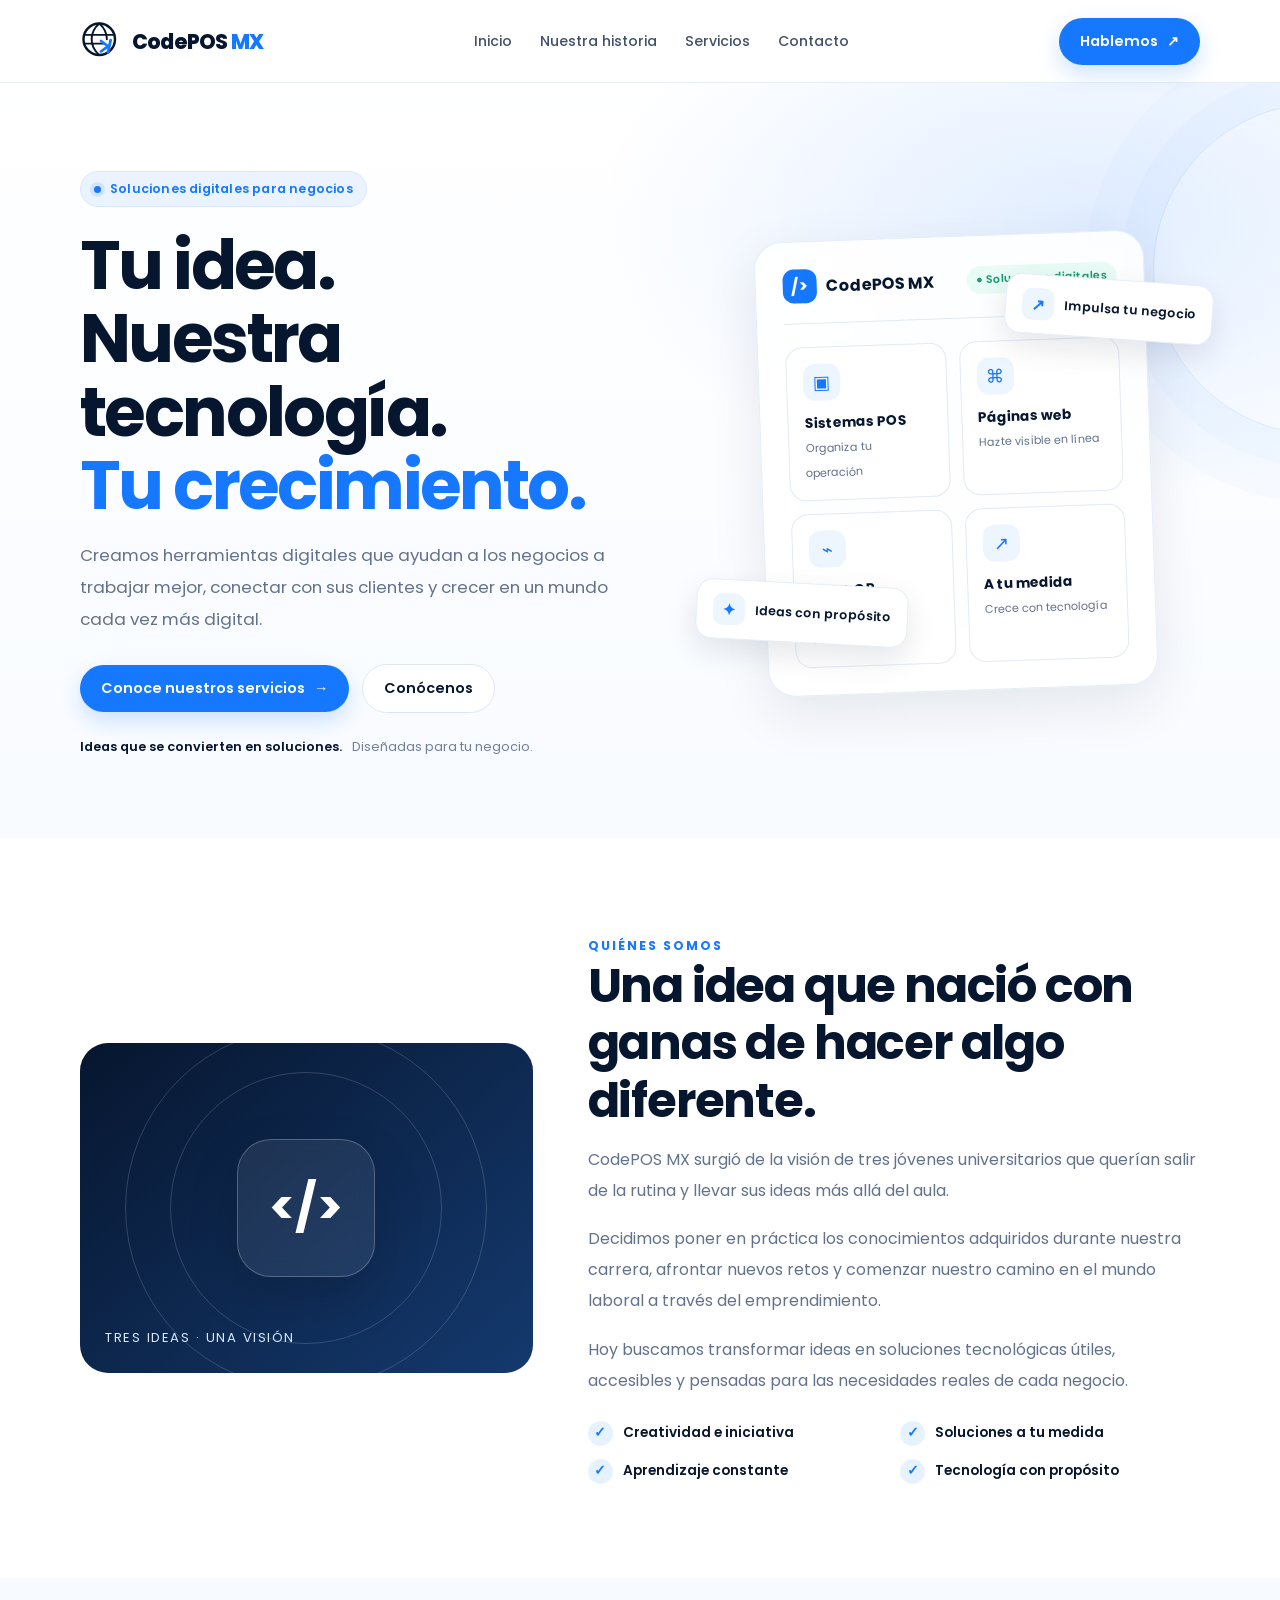
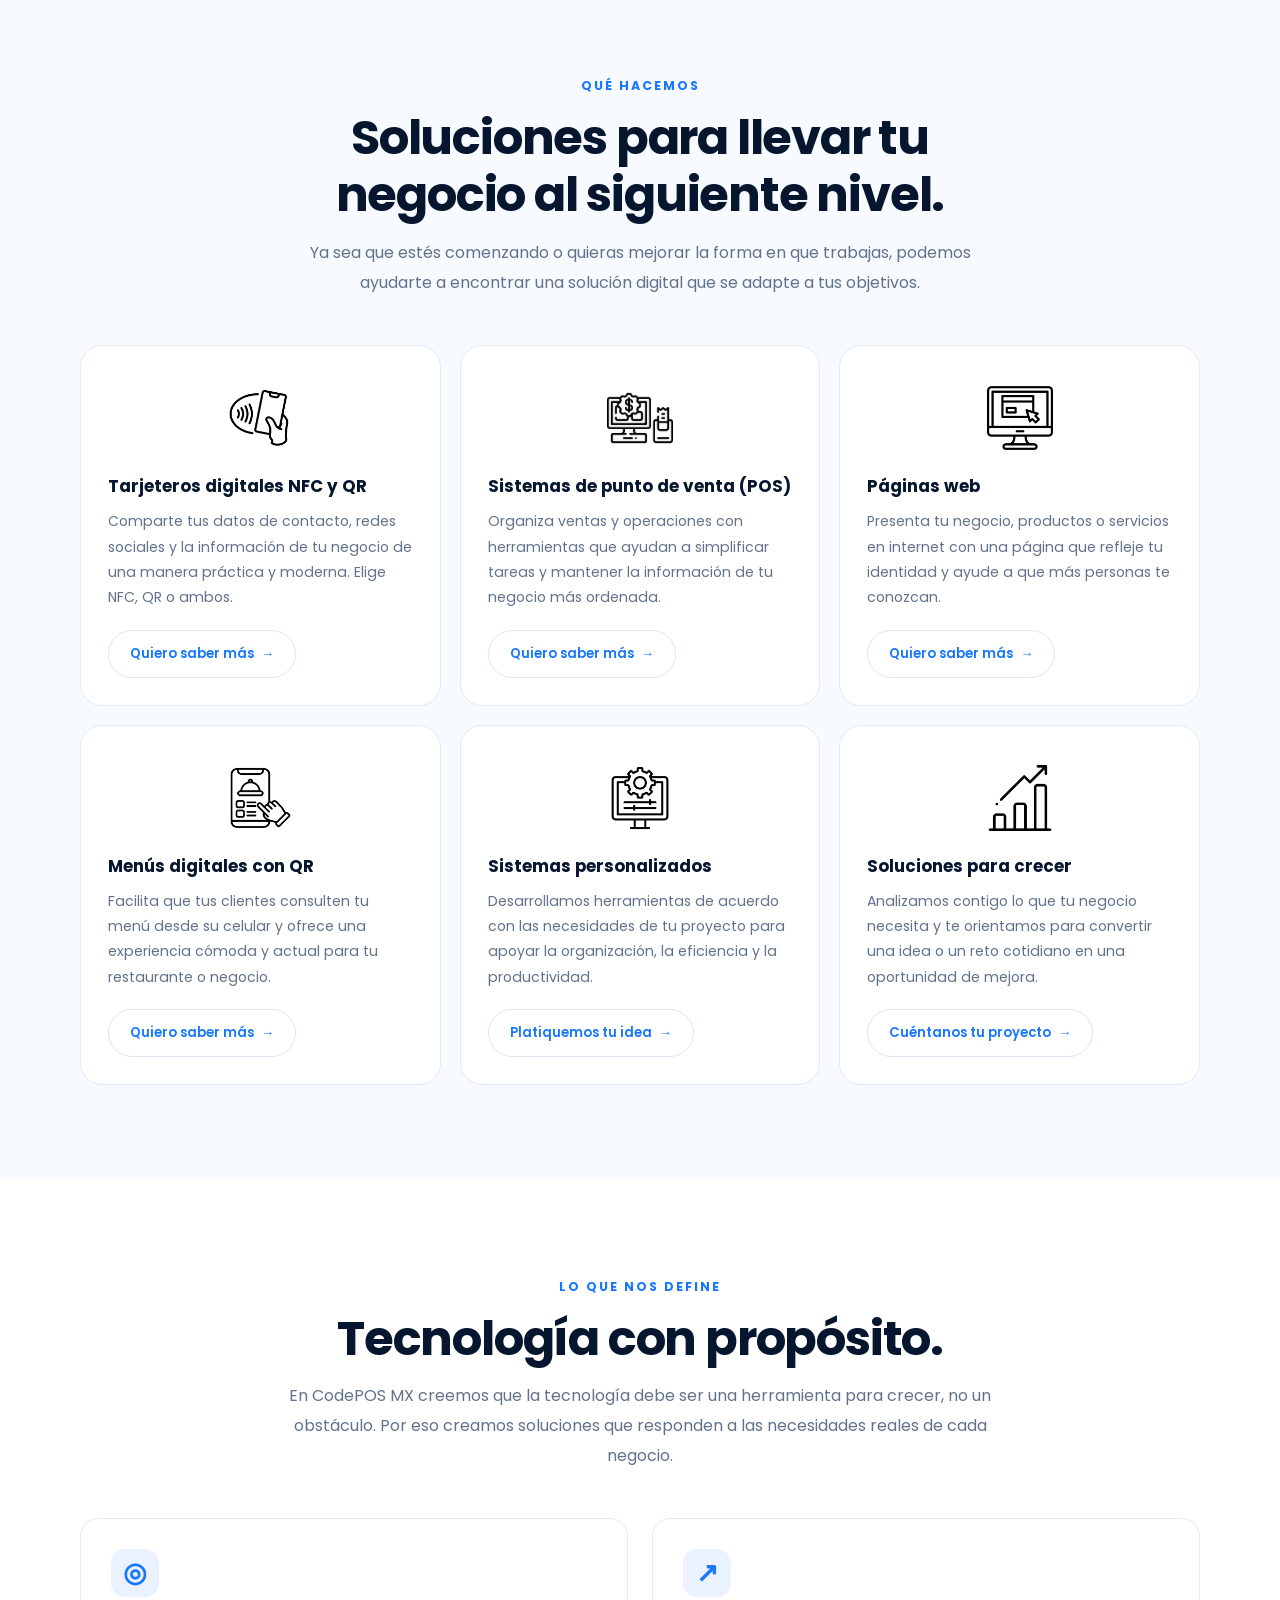
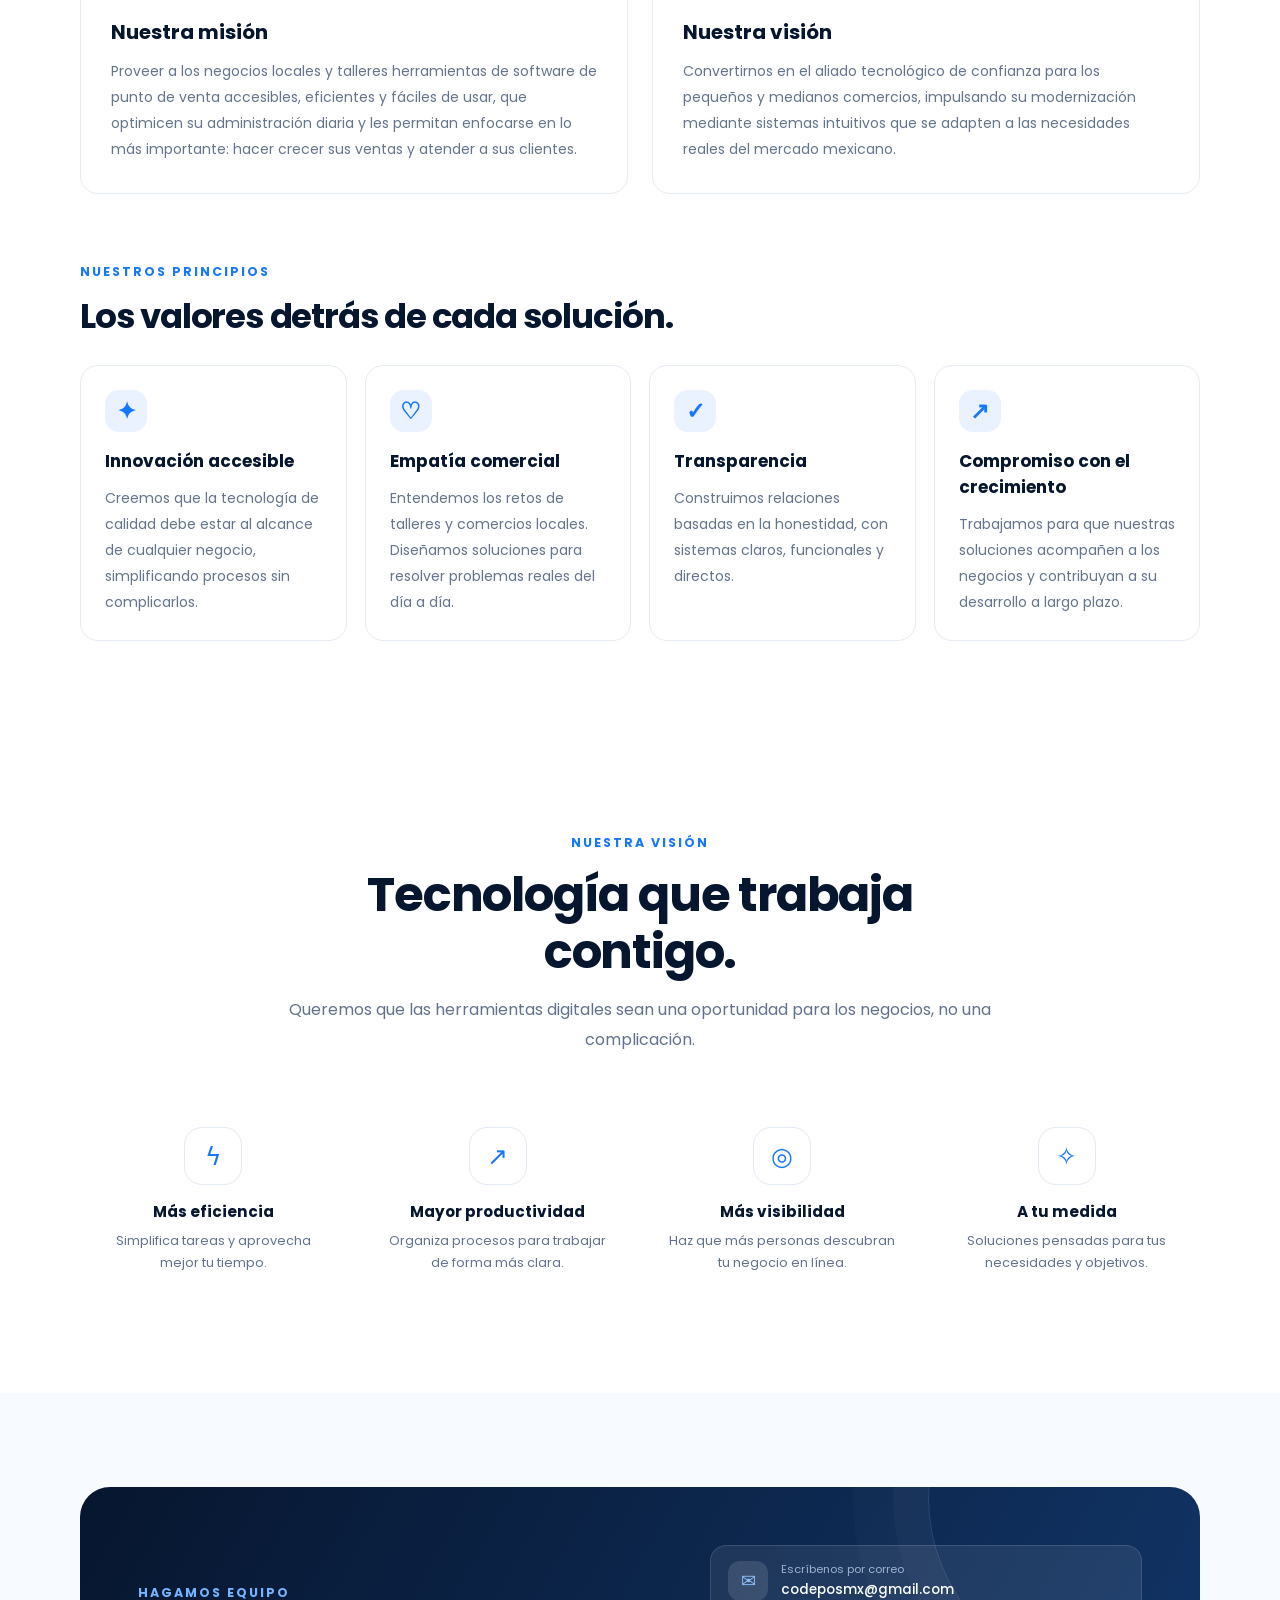
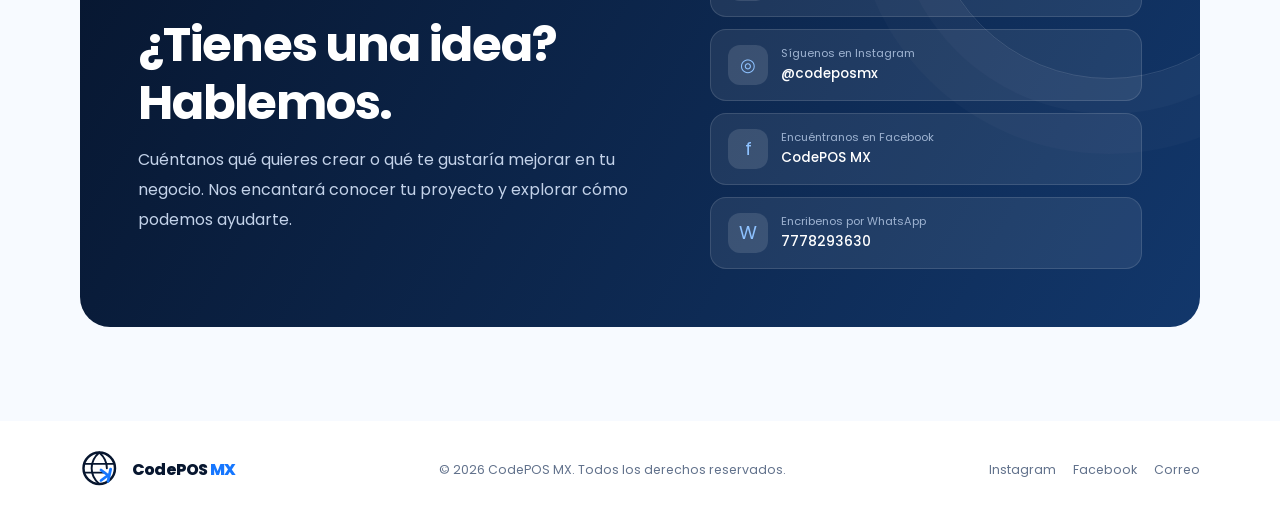
<file: index.html>
<!DOCTYPE html>
<html lang="es">
<head>
  <meta charset="UTF-8">
  <meta name="viewport" content="width=device-width, initial-scale=1.0">
  <meta name="theme-color" content="#07162f">
  <meta name="description" content="CodePOS MX crea páginas web, sistemas POS, tarjeteros NFC y QR, menús digitales y soluciones tecnológicas personalizadas para negocios.">
  <title>CodePOS MX | Tecnología que impulsa tu negocio</title>
  <link rel="preconnect" href="https://fonts.googleapis.com">
  <link rel="preconnect" href="https://fonts.gstatic.com" crossorigin>
  <link href="https://fonts.googleapis.com/css2?family=Poppins:wght@300;400;500;600;700;800&display=swap" rel="stylesheet">
  <link rel="stylesheet" href="styles.css">
</head>
<body>
  <div class="nav-wrap">
    <div class="container">

      <nav aria-label="Navegación principal">
        <a class="brand" href="#inicio" aria-label="CodePOS MX, inicio">

          <svg class="brand-mark" viewBox="0 0 48 48" fill="none" aria-hidden="true">
            <circle cx="22" cy="22" r="18" stroke="#07162f" stroke-width="2.8"/>
            <path d="M4.8 17h34.4M4.8 27h23.7M22 4c-5.8 5-8.7 11-8.7 18s2.9 13 8.7 18M22 4c5.8 5 8.7 11 8.7 18" stroke="#07162f" stroke-width="2.2" stroke-linecap="round"/>
            <path d="m24 24 8 6-8 6M35 23l-3 14" stroke="#1677ff" stroke-width="3.2" stroke-linecap="round" stroke-linejoin="round"/>
          </svg>

          <span>CodePOS <span class="mx">MX</span></span>

        </a>
        <div class="nav-links" id="navLinks">
          <a href="#inicio">Inicio</a>
          <a href="#historia">Nuestra historia</a>
          <a href="#servicios">Servicios</a>
          <a href="#contacto">Contacto</a>
        </div>
        <a class="nav-cta" href="#contacto">Hablemos <span aria-hidden="true">↗</span></a>
        <button class="menu-toggle" id="menuToggle" aria-label="Abrir menú" aria-expanded="false">☰</button>
      </nav>
    </div>
  </div>

  <main>
    <section class="hero" id="inicio">
      <div class="container hero-grid">
        <div class="reveal">
          <div class="eyebrow"><span></span> Soluciones digitales para negocios</div>
          <h1>Tu idea.<br>Nuestra tecnología.<br><em>Tu crecimiento.</em></h1>
          <p class="hero-copy">Creamos herramientas digitales que ayudan a los negocios a trabajar mejor, conectar con sus clientes y crecer en un mundo cada vez más digital.</p>
          <div class="hero-actions">
            <a class="btn btn-primary" href="#servicios">Conoce nuestros servicios <span aria-hidden="true">→</span></a>
            <a class="btn btn-secondary" href="#historia">Conócenos</a>
          </div>
          <div class="hero-note"><strong>Ideas que se convierten en soluciones.</strong> <span>Diseñadas para tu negocio.</span></div>
        </div>

        <div class="hero-art" aria-label="Ilustración decorativa de soluciones digitales">
          <div class="orb"></div>
          <div class="art-card">
            <div class="art-top">
              <div class="mini-brand"><span class="mini-icon">/&gt;</span> CodePOS MX</div>
              <span class="status">● Soluciones digitales</span>
            </div>
            <div class="dashboard">
              <div class="dash-tile"><div class="tile-icon">▣</div><strong>Sistemas POS</strong><small>Organiza tu operación</small></div>
              <div class="dash-tile"><div class="tile-icon">⌘</div><strong>Páginas web</strong><small>Hazte visible en línea</small></div>
              <div class="dash-tile"><div class="tile-icon">⌁</div><strong>NFC + QR</strong><small>Conecta con tus clientes</small></div>
              <div class="dash-tile"><div class="tile-icon">↗</div><strong>A tu medida</strong><small>Crece con tecnología</small></div>
            </div>
          </div>
          <div class="floating-tag tag-one"><span class="tag-icon">✦</span><span>Ideas con propósito</span></div>
          <div class="floating-tag tag-two"><span class="tag-icon">↗</span><span>Impulsa tu negocio</span></div>
        </div>
      </div>
      
    </section>

    <section class="section" id="historia">
      <div class="container story-grid">
        <div class="story-visual">
          <div class="story-symbol">&lt;/&gt;</div>
          <div class="story-label">Tres ideas · Una visión</div>
        </div>
        <div class="story-copy">
          <span class="section-kicker">Quiénes somos</span>
          <h2>Una idea que nació con ganas de hacer algo diferente.</h2>
          <p>CodePOS MX surgió de la visión de tres jóvenes universitarios que querían salir de la rutina y llevar sus ideas más allá del aula.</p>
          <p>Decidimos poner en práctica los conocimientos adquiridos durante nuestra carrera, afrontar nuevos retos y comenzar nuestro camino en el mundo laboral a través del emprendimiento.</p>
          <p>Hoy buscamos transformar ideas en soluciones tecnológicas útiles, accesibles y pensadas para las necesidades reales de cada negocio.</p>
          <div class="story-points">
            <div class="story-point"><span class="check">✓</span> Creatividad e iniciativa</div>
            <div class="story-point"><span class="check">✓</span> Soluciones a tu medida</div>
            <div class="story-point"><span class="check">✓</span> Aprendizaje constante</div>
            <div class="story-point"><span class="check">✓</span> Tecnología con propósito</div>
          </div>
        </div>
      </div>
    </section>

    <section class="section section-soft" id="servicios">

      <div class="container">

        <div class="section-heading">
          <span class="section-kicker">Qué hacemos</span>
          <h2>Soluciones para llevar tu negocio al siguiente nivel.</h2>
          <p>Ya sea que estés comenzando o quieras mejorar la forma en que trabajas, podemos ayudarte a encontrar una solución digital que se adapte a tus objetivos.</p>
        </div>
        <div class="services-grid">

          <article class="service-card">
            <div class="service-icon service-image">
              <img src="public/favicon_nfc.jpg" alt="" width="100rem">
            </div>
            <h3>Tarjeteros digitales NFC y QR</h3>
            <p>Comparte tus datos de contacto, redes sociales y la información de tu negocio de una manera práctica y moderna. Elige NFC, QR o ambos.</p>
            <a class="service-link btn btn-secondary" href="nfc.html">Quiero saber más <span>→</span></a>
          </article>

          <article class="service-card">
            <div class="service-icon service-image">
              <img src="public/POS.jpg" alt="" width="100rem">
            </div>
            <h3>Sistemas de punto de venta (POS)</h3>
            <p>Organiza ventas y operaciones con herramientas que ayudan a simplificar tareas y mantener la información de tu negocio más ordenada.</p>
            <a class="service-link btn btn-secondary" href="#contacto">Quiero saber más <span>→</span></a>
          </article>

          <article class="service-card">
            <div class="service-icon service-image">
              <img src="public/sitio-web.png" alt="">
            </div>
            <h3>Páginas web</h3>
            <p>Presenta tu negocio, productos o servicios en internet con una página que refleje tu identidad y ayude a que más personas te conozcan.</p>
            <a class="service-link btn btn-secondary" href="#contacto">Quiero saber más <span>→</span></a>
          </article>

          <article class="service-card">
            <div class="service-icon service-image">
              <img src="public/menu_digital.png" alt="">
            </div>
            <h3>Menús digitales con QR</h3>
            <p>Facilita que tus clientes consulten tu menú desde su celular y ofrece una experiencia cómoda y actual para tu restaurante o negocio.</p>
            <a class="service-link btn btn-secondary" href="#contacto">Quiero saber más <span>→</span></a>
          </article>

          <article class="service-card">
            <div class="service-icon service-image">
              <img src="public/sis_per.png" alt="">
            </div>
            <h3>Sistemas personalizados</h3>
            <p>Desarrollamos herramientas de acuerdo con las necesidades de tu proyecto para apoyar la organización, la eficiencia y la productividad.</p>
            <a class="service-link btn btn-secondary" href="#contacto">Platiquemos tu idea <span>→</span></a>
          </article>

          <article class="service-card">
            <div class="service-icon service-image">
              <img src="public/grafico-barras.png" alt="">
            </div>
            <h3>Soluciones para crecer</h3>
            <p>Analizamos contigo lo que tu negocio necesita y te orientamos para convertir una idea o un reto cotidiano en una oportunidad de mejora.</p>
            <a class="service-link btn btn-secondary" href="#contacto">Cuéntanos tu proyecto <span>→</span></a>
          </article>

        </div>

      </div>

    </section>


    <!-- MISIÓN, VISIÓN Y VALORES -->
    <section class="section" id="nosotros">
      <div class="container">

        <div class="section-heading">
          <span class="section-kicker">Lo que nos define</span>
          <h2>Tecnología con propósito.</h2>
          <p>
            En CodePOS MX creemos que la tecnología debe ser una
            herramienta para crecer, no un obstáculo. Por eso creamos
            soluciones que responden a las necesidades reales de cada negocio.
          </p>
        </div>

        <!-- Misión y visión -->
        <div class="identity-grid">

          <article class="identity-card">
            <div class="identity-icon">◎</div>
            <h3>Nuestra misión</h3>
            <p>
              Proveer a los negocios locales y talleres herramientas de
              software de punto de venta accesibles, eficientes y fáciles
              de usar, que optimicen su administración diaria y les permitan
              enfocarse en lo más importante: hacer crecer sus ventas y
              atender a sus clientes.
            </p>
          </article>

          <article class="identity-card">
            <div class="identity-icon">↗</div>
            <h3>Nuestra visión</h3>
            <p>
              Convertirnos en el aliado tecnológico de confianza para los
              pequeños y medianos comercios, impulsando su modernización
              mediante sistemas intuitivos que se adapten a las necesidades
              reales del mercado mexicano.
            </p>
          </article>

        </div>

        <!-- Valores -->
        <div class="values-heading">
          <span class="section-kicker">Nuestros principios</span>
          <h2>Los valores detrás de cada solución.</h2>
        </div>

        <div class="values-grid">

          <article class="value-card">
            <div class="value-icon">✦</div>
            <h3>Innovación accesible</h3>
            <p>
              Creemos que la tecnología de calidad debe estar al alcance
              de cualquier negocio, simplificando procesos sin complicarlos.
            </p>
          </article>

          <article class="value-card">
            <div class="value-icon">♡</div>
            <h3>Empatía comercial</h3>
            <p>
              Entendemos los retos de talleres y comercios locales.
              Diseñamos soluciones para resolver problemas reales del día a día.
            </p>
          </article>

          <article class="value-card">
            <div class="value-icon">✓</div>
            <h3>Transparencia</h3>
            <p>
              Construimos relaciones basadas en la honestidad, con sistemas
              claros, funcionales y directos.
            </p>
          </article>

          <article class="value-card">
            <div class="value-icon">↗</div>
            <h3>Compromiso con el crecimiento</h3>
            <p>
              Trabajamos para que nuestras soluciones acompañen a los
              negocios y contribuyan a su desarrollo a largo plazo.
            </p>
          </article>

        </div>

      </div>
    </section>
    <!-- FIN DE MISIÓN, VISIÓN Y VALORES -->


    <section class="section">
      <div class="container">
        <div class="section-heading">
          <span class="section-kicker">Nuestra visión</span>
          <h2>Tecnología que trabaja contigo.</h2>
          <p>Queremos que las herramientas digitales sean una oportunidad para los negocios, no una complicación.</p>
        </div>
        <div class="benefits">
          <div class="benefit"><div class="benefit-icon">ϟ</div><h3>Más eficiencia</h3><p>Simplifica tareas y aprovecha mejor tu tiempo.</p></div>
          <div class="benefit"><div class="benefit-icon">↗</div><h3>Mayor productividad</h3><p>Organiza procesos para trabajar de forma más clara.</p></div>
          <div class="benefit"><div class="benefit-icon">◎</div><h3>Más visibilidad</h3><p>Haz que más personas descubran tu negocio en línea.</p></div>
          <div class="benefit"><div class="benefit-icon">✧</div><h3>A tu medida</h3><p>Soluciones pensadas para tus necesidades y objetivos.</p></div>
        </div>
      </div>
    </section>

    <section class="section section-soft" id="contacto">
      <div class="container">
        <div class="contact-panel">
          <div>
            <span class="section-kicker">Hagamos equipo</span>
            <h2>¿Tienes una idea?<br>Hablemos.</h2>
            <p>Cuéntanos qué quieres crear o qué te gustaría mejorar en tu negocio. Nos encantará conocer tu proyecto y explorar cómo podemos ayudarte.</p>
          </div>
          <div class="contact-links">

            <a class="contact-link" href="mailto:codeposmx@gmail.com?subject=Informaci%C3%B3n%20sobre%20CodePOS%20MX">
              <span class="contact-icon">✉</span><span><small>Escríbenos por correo</small><strong>codeposmx@gmail.com</strong></span>
            </a>

            <a class="contact-link" href="https://www.instagram.com/codeposmx/?hl=es-lam" target="_blank" rel="noopener noreferrer">
              <span class="contact-icon">◎</span><span><small>Síguenos en Instagram</small><strong>@codeposmx</strong></span>
            </a>

            <a class="contact-link" href="https://www.facebook.com/profile.php?id=61595543454633" target="_blank" rel="noopener noreferrer">
              <span class="contact-icon">f</span><span><small>Encuéntranos en Facebook</small><strong>CodePOS MX</strong></span>
            </a>

            <a class="contact-link" href="https://www.facebook.com/profile.php?id=61595543454633" target="_blank" rel="noopener noreferrer">
              <span class="contact-icon">W</span><span><small>Encribenos por WhatsApp</small><strong>7778293630</strong></span>
            </a>

          </div>
        </div>
      </div>
    </section>
  </main>

  <footer>
    <div class="container footer-inner">
      <a class="brand" href="#inicio">
        <svg class="brand-mark" viewBox="0 0 48 48" fill="none" aria-hidden="true">
          <circle cx="22" cy="22" r="18" stroke="#07162f" stroke-width="2.8"/>
          <path d="M4.8 17h34.4M4.8 27h23.7M22 4c-5.8 5-8.7 11-8.7 18s2.9 13 8.7 18M22 4c5.8 5 8.7 11 8.7 18" stroke="#07162f" stroke-width="2.2" stroke-linecap="round"/>
          <path d="m24 24 8 6-8 6M35 23l-3 14" stroke="#1677ff" stroke-width="3.2" stroke-linecap="round" stroke-linejoin="round"/>
        </svg>
        <span>CodePOS <span class="mx">MX</span></span>
      </a>
      <span>© <span id="year"></span> CodePOS MX. Todos los derechos reservados.</span>
      <div class="footer-social">
        <a href="https://www.instagram.com/codeposmx/?hl=es-lam" target="_blank" rel="noopener noreferrer">Instagram</a>
        <a href="https://www.facebook.com/profile.php?id=61595543454633" target="_blank" rel="noopener noreferrer">Facebook</a>
        <a href="mailto:codeposmx@gmail.com">Correo</a>
      </div>
    </div>
  </footer>

  <script>
    const menuToggle = document.getElementById('menuToggle');
    const navLinks = document.getElementById('navLinks');
    menuToggle.addEventListener('click', () => {
      const isOpen = navLinks.classList.toggle('open');
      menuToggle.setAttribute('aria-expanded', String(isOpen));
      menuToggle.textContent = isOpen ? '×' : '☰';
    });
    navLinks.querySelectorAll('a').forEach(link => link.addEventListener('click', () => {
      navLinks.classList.remove('open');
      menuToggle.setAttribute('aria-expanded', 'false');
      menuToggle.textContent = '☰';
    }));
    document.getElementById('year').textContent = new Date().getFullYear();
  </script>
</body>
</html>
</file>
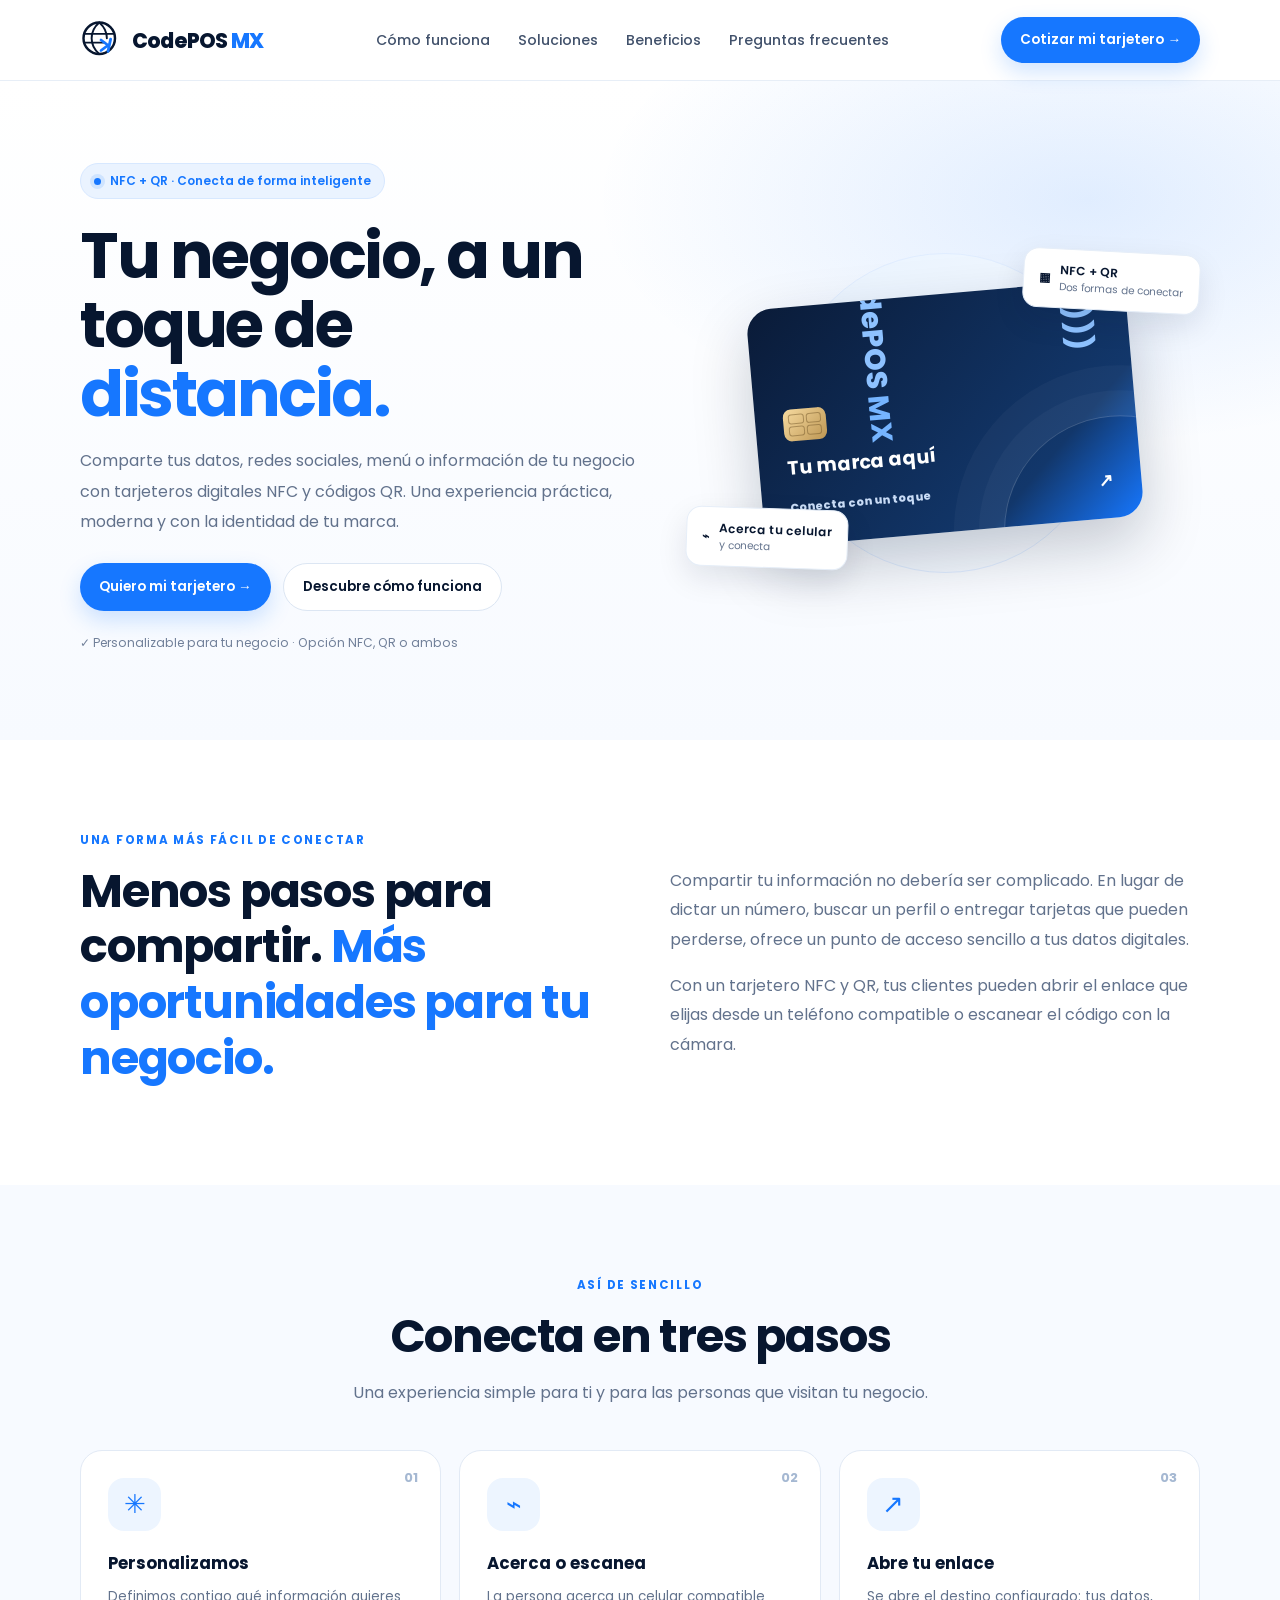
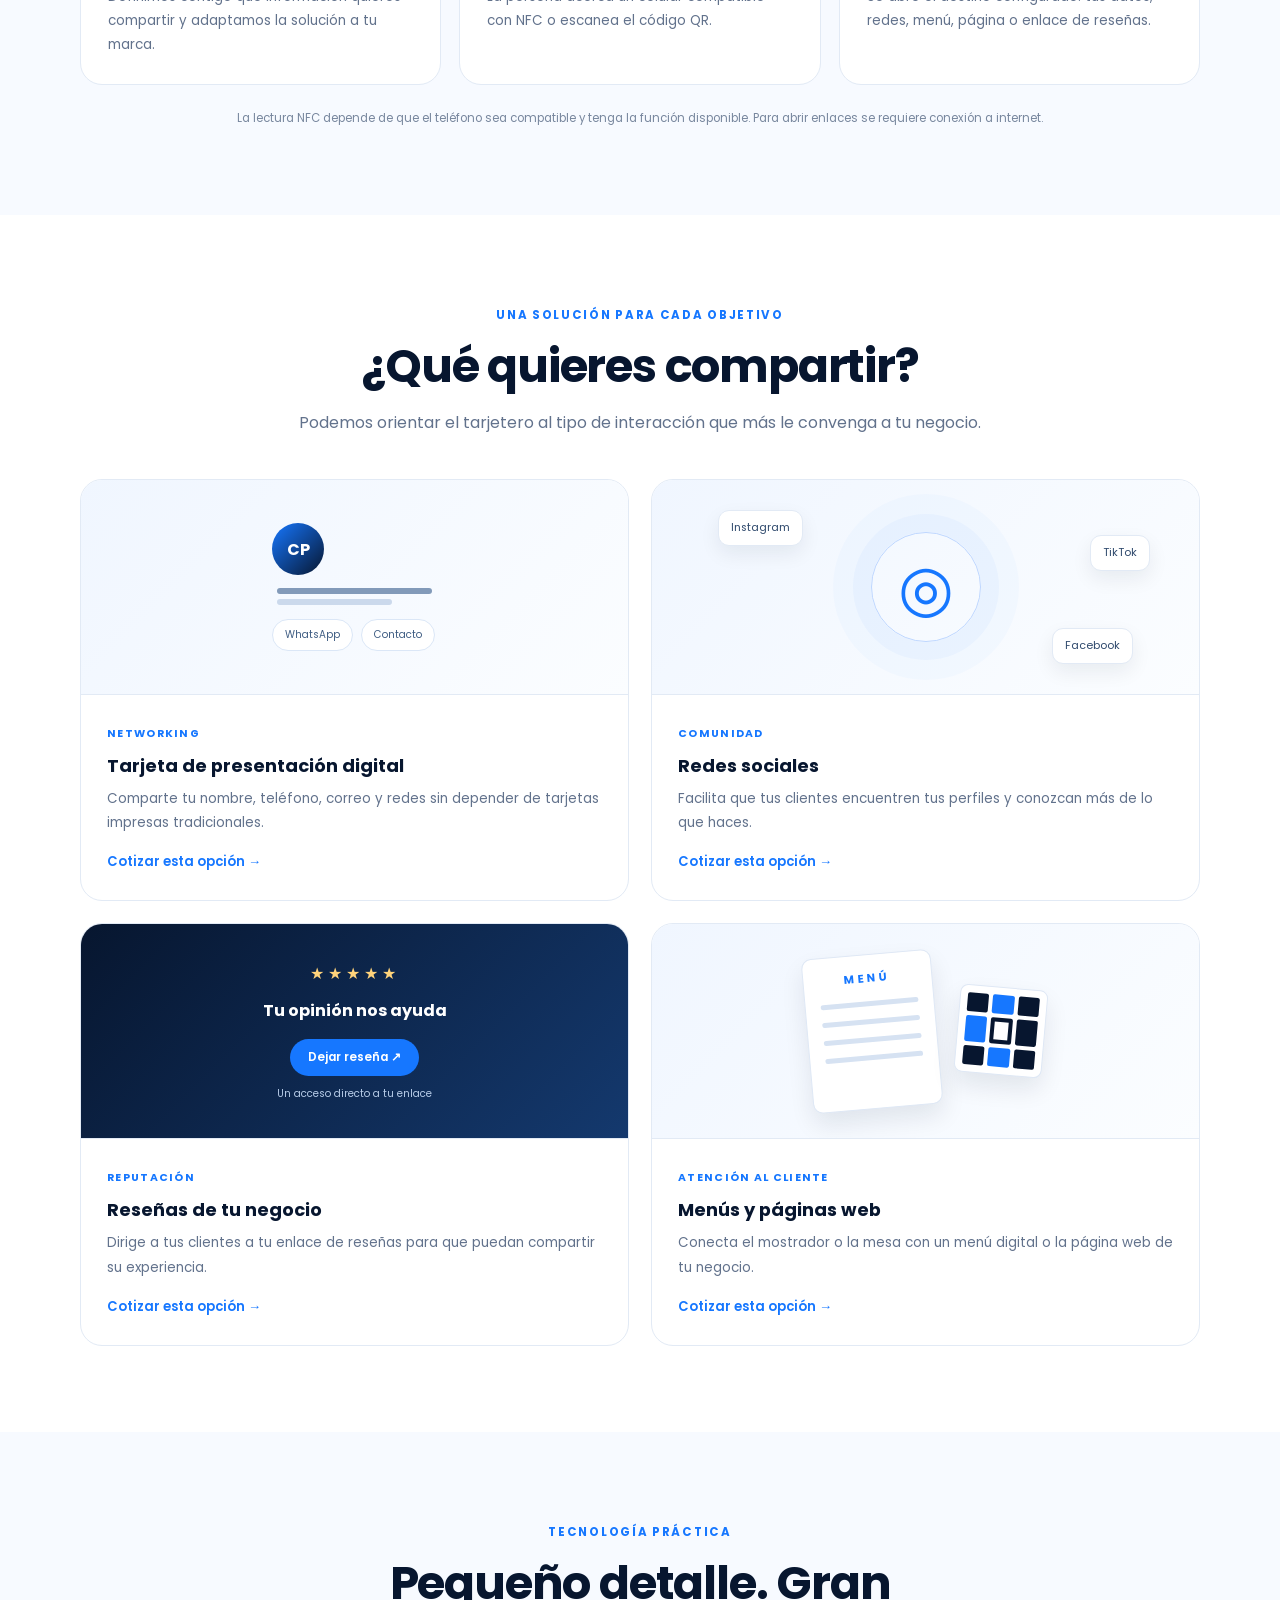
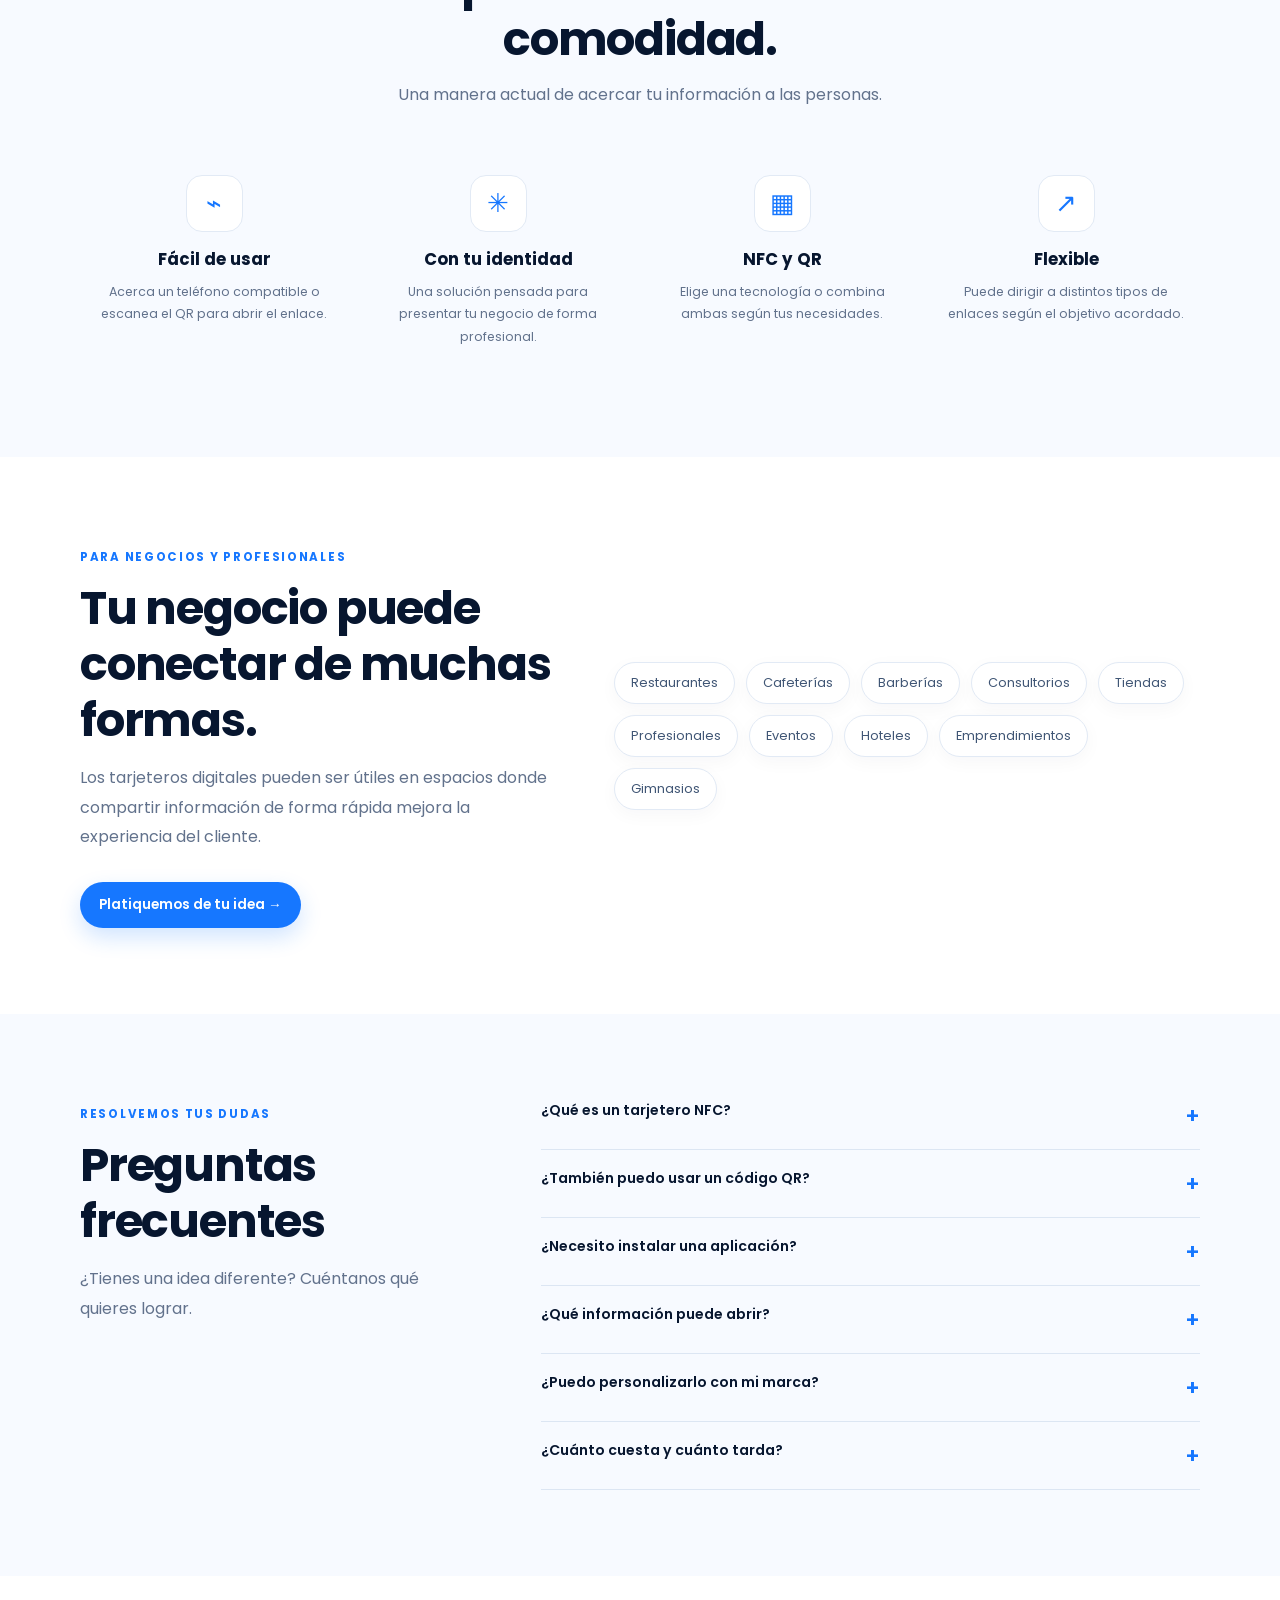
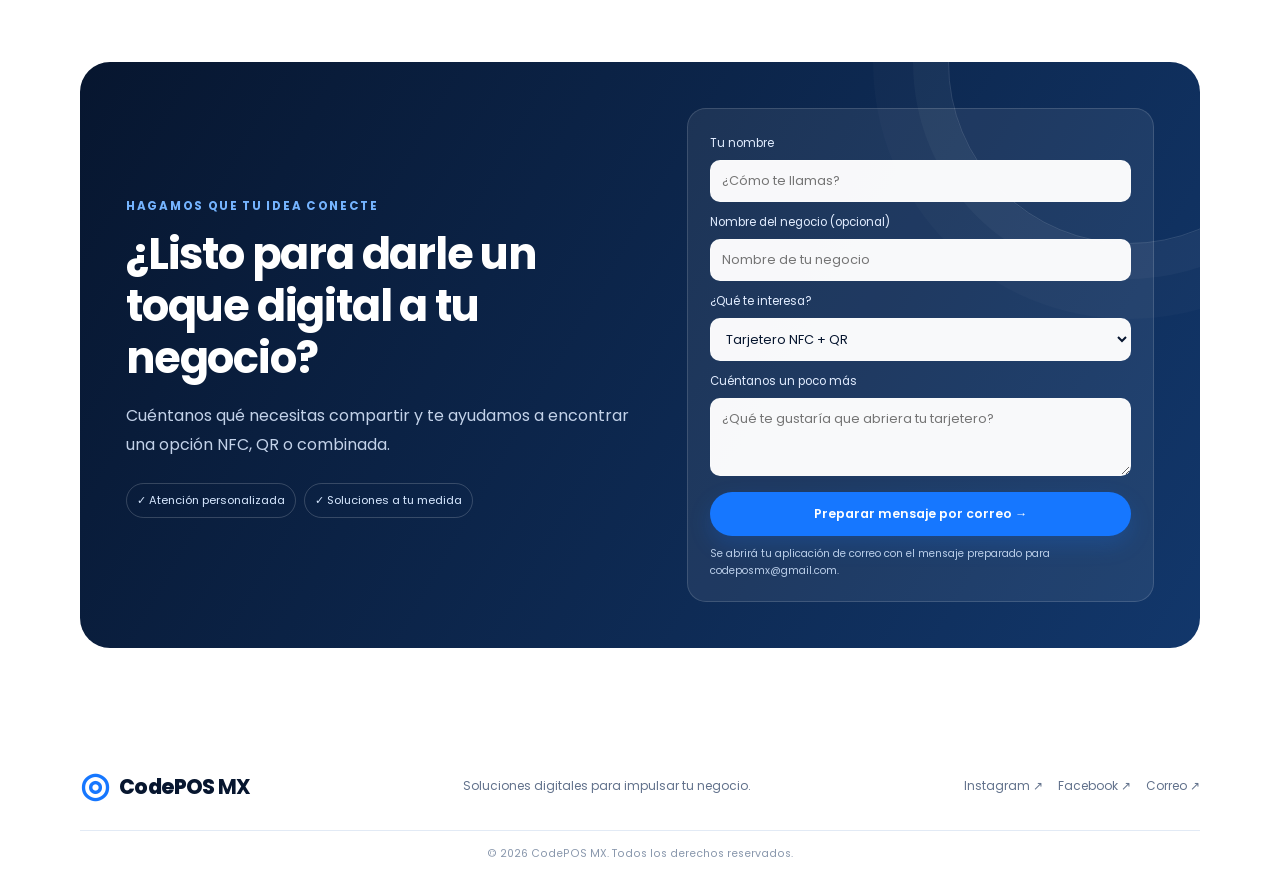
<file: nfc.html>
<!DOCTYPE html>
<html lang="es">
<head>
    <meta charset="UTF-8">
    <meta name="viewport" content="width=device-width, initial-scale=1.0">
    <meta name="description" content="Tarjeteros digitales NFC y QR de CodePOS MX. Comparte tus datos, redes, menú o reseñas con un toque.">
    <title>Tarjeteros NFC y QR | CodePOS MX</title>

    <!-- Fuente Poppins -->
    <link rel="preconnect" href="https://fonts.googleapis.com">
    <link rel="preconnect" href="https://fonts.gstatic.com" crossorigin>
    <link rel="stylesheet" href="nfc.css">
    <link href="https://fonts.googleapis.com/css2?family=Poppins:wght@300;400;500;600;700;800&display=swap" rel="stylesheet">

</head>

<body>

    <!-- ========================================
         ENCABEZADO Y MENÚ
    ======================================== -->

    <header class="nav-wrap">
        <nav class="container nav">

            <a class="brand" href="index.html">
                <svg class="brand-mark" viewBox="0 0 48 48" fill="none" aria-hidden="true">
                    <circle cx="22" cy="22" r="18" stroke="#07162f" stroke-width="2.8"/>
                    <path d="M4.8 17h34.4M4.8 27h23.7M22 4c-5.8 5-8.7 11-8.7 18s2.9 13 8.7 18M22 4c5.8 5 8.7 11 8.7 18" stroke="#07162f" stroke-width="2.2" stroke-linecap="round"/>
                    <path d="m24 24 8 6-8 6M35 23l-3 14" stroke="#1677ff" stroke-width="3.2" stroke-linecap="round" stroke-linejoin="round"/>
                </svg>
                <span>CodePOS <span class="mx">MX</span></span>
            </a>

            <button
                class="menu-toggle"
                id="menuToggle"
                aria-label="Abrir menú"
                aria-expanded="false"
                type="button"
            >
                ☰
            </button>

            <div class="nav-links" id="navLinks">
                <a href="#como-funciona">Cómo funciona</a>
                <a href="#soluciones">Soluciones</a>
                <a href="#beneficios">Beneficios</a>
                <a href="#preguntas">Preguntas frecuentes</a>
            </div>

            <a class="nav-cta" href="#contacto">
                Cotizar mi tarjetero →
            </a>

        </nav>
    </header>

    <main>

        <!-- ========================================
             PORTADA
        ======================================== -->

        <section class="hero" id="inicio">
            <div class="container hero-grid">

                <div>
                    <span class="eyebrow">
                        <i></i>
                        NFC + QR · Conecta de forma inteligente
                    </span>

                    <h1>
                        Tu negocio, a un toque de
                        <em>distancia.</em>
                    </h1>

                    <p class="lead">
                        Comparte tus datos, redes sociales, menú o información
                        de tu negocio con tarjeteros digitales NFC y códigos QR.
                        Una experiencia práctica, moderna y con la identidad
                        de tu marca.
                    </p>

                    <div class="actions">
                        <a class="btn primary" href="#contacto">
                            Quiero mi tarjetero →
                        </a>

                        <a class="btn secondary" href="#como-funciona">
                            Descubre cómo funciona
                        </a>
                    </div>

                    <p class="note">
                        ✓ Personalizable para tu negocio · Opción NFC, QR o ambos
                    </p>
                </div>

                <div class="hero-art">

                    <div class="orb"></div>

                    <div class="nfc-card">
                        <div class="card-top">
                            <span>CodePOS <b>MX</b></span>
                            <span>)))</span>
                        </div>

                        <div class="chip">
                            <i></i>
                            <i></i>
                            <i></i>
                            <i></i>
                        </div>

                        <h3>Tu marca aquí</h3>

                        <div class="card-bottom">
                            Conecta con un toque
                            <b>↗</b>
                        </div>
                    </div>

                    <div class="tag tag-one">
                        ⌁
                        <span>
                            Acerca tu celular
                            <small>y conecta</small>
                        </span>
                    </div>

                    <div class="tag tag-two">
                        ▦
                        <span>
                            NFC + QR
                            <small>Dos formas de conectar</small>
                        </span>
                    </div>

                </div>
            </div>
        </section>

        <!-- ========================================
             INTRODUCCIÓN
        ======================================== -->

        <section class="section">
            <div class="container two-col">

                <div>
                    <span class="kicker">
                        Una forma más fácil de conectar
                    </span>

                    <h2>
                        Menos pasos para compartir.
                        <em>Más oportunidades para tu negocio.</em>
                    </h2>
                </div>

                <div class="muted">
                    <p>
                        Compartir tu información no debería ser complicado.
                        En lugar de dictar un número, buscar un perfil o
                        entregar tarjetas que pueden perderse, ofrece un punto
                        de acceso sencillo a tus datos digitales.
                    </p>

                    <p>
                        Con un tarjetero NFC y QR, tus clientes pueden abrir
                        el enlace que elijas desde un teléfono compatible
                        o escanear el código con la cámara.
                    </p>
                </div>

            </div>
        </section>

        <!-- ========================================
             CÓMO FUNCIONA
        ======================================== -->

        <section class="section soft" id="como-funciona">
            <div class="container">

                <div class="heading">
                    <span class="kicker">Así de sencillo</span>
                    <h2>Conecta en tres pasos</h2>

                    <p>
                        Una experiencia simple para ti y para las personas
                        que visitan tu negocio.
                    </p>
                </div>

                <div class="steps">

                    <article>
                        <span class="num">01</span>
                        <div class="icon">✳</div>

                        <h3>Personalizamos</h3>

                        <p>
                            Definimos contigo qué información quieres compartir
                            y adaptamos la solución a tu marca.
                        </p>
                    </article>

                    <article>
                        <span class="num">02</span>
                        <div class="icon">⌁</div>

                        <h3>Acerca o escanea</h3>

                        <p>
                            La persona acerca un celular compatible con NFC
                            o escanea el código QR.
                        </p>
                    </article>

                    <article>
                        <span class="num">03</span>
                        <div class="icon">↗</div>

                        <h3>Abre tu enlace</h3>

                        <p>
                            Se abre el destino configurado: tus datos, redes,
                            menú, página o enlace de reseñas.
                        </p>
                    </article>

                </div>

                <p class="fine">
                    La lectura NFC depende de que el teléfono sea compatible
                    y tenga la función disponible. Para abrir enlaces se
                    requiere conexión a internet.
                </p>

            </div>
        </section>

        <!-- ========================================
             SOLUCIONES
        ======================================== -->

        <section class="section" id="soluciones">
            <div class="container">

                <div class="heading">
                    <span class="kicker">
                        Una solución para cada objetivo
                    </span>

                    <h2>¿Qué quieres compartir?</h2>

                    <p>
                        Podemos orientar el tarjetero al tipo de interacción
                        que más le convenga a tu negocio.
                    </p>
                </div>

                <div class="cards">

                    <!-- Tarjeta de presentación -->

                    <article class="service-card">

                        <div class="visual contact">
                            <div>
                                <div class="avatar">CP</div>
                                <div class="line long"></div>
                                <div class="line"></div>

                                <div class="pills">
                                    <span>WhatsApp</span>
                                    <span>Contacto</span>
                                </div>
                            </div>
                        </div>

                        <div class="card-copy">
                            <small>NETWORKING</small>

                            <h3>Tarjeta de presentación digital</h3>

                            <p>
                                Comparte tu nombre, teléfono, correo y redes
                                sin depender de tarjetas impresas tradicionales.
                            </p>

                            <a
                                href="#contacto"
                                data-interest="Tarjeta de presentación digital"
                            >
                                Cotizar esta opción →
                            </a>
                        </div>

                    </article>

                    <!-- Redes sociales -->

                    <article class="service-card">

                        <div class="visual social">
                            <div class="social-icon">◎</div>

                            <span class="bubble b1">Instagram</span>
                            <span class="bubble b2">Facebook</span>
                            <span class="bubble b3">TikTok</span>
                        </div>

                        <div class="card-copy">
                            <small>COMUNIDAD</small>

                            <h3>Redes sociales</h3>

                            <p>
                                Facilita que tus clientes encuentren tus
                                perfiles y conozcan más de lo que haces.
                            </p>

                            <a
                                href="#contacto"
                                data-interest="Redes sociales"
                            >
                                Cotizar esta opción →
                            </a>
                        </div>

                    </article>

                    <!-- Reseñas -->

                    <article class="service-card">

                        <div class="visual reviews">
                            <div class="stars">★★★★★</div>

                            <strong>Tu opinión nos ayuda</strong>

                            <span class="review-btn">
                                Dejar reseña ↗
                            </span>

                            <small>Un acceso directo a tu enlace</small>
                        </div>

                        <div class="card-copy">
                            <small>REPUTACIÓN</small>

                            <h3>Reseñas de tu negocio</h3>

                            <p>
                                Dirige a tus clientes a tu enlace de reseñas
                                para que puedan compartir su experiencia.
                            </p>

                            <a
                                href="#contacto"
                                data-interest="Reseñas de mi negocio"
                            >
                                Cotizar esta opción →
                            </a>
                        </div>

                    </article>

                    <!-- Menús y páginas web -->

                    <article class="service-card">

                        <div class="visual menu">

                            <div class="menu-sheet">
                                <b>MENÚ</b>
                                <i></i>
                                <i></i>
                                <i></i>
                                <i></i>
                            </div>

                            <div class="qr">
                                <span></span>
                                <span></span>
                                <span></span>
                                <span></span>
                                <span></span>
                                <span></span>
                                <span></span>
                                <span></span>
                                <span></span>
                            </div>

                        </div>

                        <div class="card-copy">
                            <small>ATENCIÓN AL CLIENTE</small>

                            <h3>Menús y páginas web</h3>

                            <p>
                                Conecta el mostrador o la mesa con un menú
                                digital o la página web de tu negocio.
                            </p>

                            <a
                                href="#contacto"
                                data-interest="Menú o página web"
                            >
                                Cotizar esta opción →
                            </a>
                        </div>

                    </article>

                </div>
            </div>
        </section>

        <!-- ========================================
             BENEFICIOS
        ======================================== -->

        <section class="section soft" id="beneficios">
            <div class="container">

                <div class="heading">
                    <span class="kicker">Tecnología práctica</span>

                    <h2>Pequeño detalle. Gran comodidad.</h2>

                    <p>
                        Una manera actual de acercar tu información
                        a las personas.
                    </p>
                </div>

                <div class="benefits">

                    <article>
                        <div class="icon">⌁</div>
                        <h3>Fácil de usar</h3>

                        <p>
                            Acerca un teléfono compatible o escanea el QR
                            para abrir el enlace.
                        </p>
                    </article>

                    <article>
                        <div class="icon">✳</div>
                        <h3>Con tu identidad</h3>

                        <p>
                            Una solución pensada para presentar tu negocio
                            de forma profesional.
                        </p>
                    </article>

                    <article>
                        <div class="icon">▦</div>
                        <h3>NFC y QR</h3>

                        <p>
                            Elige una tecnología o combina ambas según
                            tus necesidades.
                        </p>
                    </article>

                    <article>
                        <div class="icon">↗</div>
                        <h3>Flexible</h3>

                        <p>
                            Puede dirigir a distintos tipos de enlaces
                            según el objetivo acordado.
                        </p>
                    </article>

                </div>
            </div>
        </section>

        <!-- ========================================
             TIPOS DE NEGOCIO
        ======================================== -->

        <section class="section">
            <div class="container use-grid">

                <div>
                    <span class="kicker">
                        Para negocios y profesionales
                    </span>

                    <h2>
                        Tu negocio puede conectar de muchas formas.
                    </h2>

                    <p class="muted">
                        Los tarjeteros digitales pueden ser útiles en espacios
                        donde compartir información de forma rápida mejora
                        la experiencia del cliente.
                    </p>

                    <a class="btn primary" href="#contacto">
                        Platiquemos de tu idea →
                    </a>
                </div>

                <div class="tags">
                    <span>Restaurantes</span>
                    <span>Cafeterías</span>
                    <span>Barberías</span>
                    <span>Consultorios</span>
                    <span>Tiendas</span>
                    <span>Profesionales</span>
                    <span>Eventos</span>
                    <span>Hoteles</span>
                    <span>Emprendimientos</span>
                    <span>Gimnasios</span>
                </div>

            </div>
        </section>

        <!-- ========================================
             PREGUNTAS FRECUENTES
        ======================================== -->

        <section class="section soft" id="preguntas">
            <div class="container faq-grid">

                <div>
                    <span class="kicker">Resolvemos tus dudas</span>

                    <h2>Preguntas frecuentes</h2>

                    <p class="muted">
                        ¿Tienes una idea diferente? Cuéntanos qué quieres lograr.
                    </p>
                </div>

                <div class="faqs">

                    <details>
                        <summary>¿Qué es un tarjetero NFC?</summary>

                        <p>
                            Es una tarjeta o soporte con un chip NFC que permite
                            que un teléfono compatible detecte un enlace al
                            acercarlo. La persona puede necesitar tocar la
                            notificación para abrirlo.
                        </p>
                    </details>

                    <details>
                        <summary>¿También puedo usar un código QR?</summary>

                        <p>
                            Sí. Podemos incluir NFC, QR o ambos. El QR ofrece
                            una alternativa para personas cuyos teléfonos
                            no tengan NFC disponible.
                        </p>
                    </details>

                    <details>
                        <summary>¿Necesito instalar una aplicación?</summary>

                        <p>
                            Normalmente no se necesita una aplicación especial
                            para leer un enlace NFC o QR. El comportamiento
                            puede variar según el dispositivo.
                        </p>
                    </details>

                    <details>
                        <summary>¿Qué información puede abrir?</summary>

                        <p>
                            Puede dirigir a una tarjeta de contacto, redes
                            sociales, menú digital, página de reseñas u otro
                            enlace acordado.
                        </p>
                    </details>

                    <details>
                        <summary>¿Puedo personalizarlo con mi marca?</summary>

                        <p>
                            Podemos revisar las opciones de personalización
                            disponibles según el tipo de tarjetero y la cantidad
                            que necesites.
                        </p>
                    </details>

                    <details>
                        <summary>¿Cuánto cuesta y cuánto tarda?</summary>

                        <p>
                            El precio y el tiempo dependen del tipo de producto,
                            personalización y cantidad. Escríbenos para preparar
                            una cotización.
                        </p>
                    </details>

                </div>
            </div>
        </section>

        <!-- ========================================
             CONTACTO
        ======================================== -->

        <section class="section" id="contacto">
            <div class="container">

                <div class="contact-panel">

                    <div>
                        <span class="kicker">
                            Hagamos que tu idea conecte
                        </span>

                        <h2>
                            ¿Listo para darle un toque digital a tu negocio?
                        </h2>

                        <p>
                            Cuéntanos qué necesitas compartir y te ayudamos
                            a encontrar una opción NFC, QR o combinada.
                        </p>

                        <div class="contact-points">
                            <span>✓ Atención personalizada</span>
                            <span>✓ Soluciones a tu medida</span>
                        </div>
                    </div>

                    <form id="contactForm">

                        <label for="name">Tu nombre</label>

                        <input
                            id="name"
                            name="name"
                            type="text"
                            required
                            placeholder="¿Cómo te llamas?"
                        >

                        <label for="business">
                            Nombre del negocio (opcional)
                        </label>

                        <input
                            id="business"
                            name="business"
                            type="text"
                            placeholder="Nombre de tu negocio"
                        >

                        <label for="interest">¿Qué te interesa?</label>

                        <select id="interest" name="interest">
                            <option>Tarjetero NFC + QR</option>
                            <option>Tarjeta de presentación digital</option>
                            <option>Redes sociales</option>
                            <option>Reseñas de mi negocio</option>
                            <option>Menú o página web</option>
                            <option>Quiero asesoría</option>
                        </select>

                        <label for="message">Cuéntanos un poco más</label>

                        <textarea
                            id="message"
                            name="message"
                            rows="3"
                            placeholder="¿Qué te gustaría que abriera tu tarjetero?"
                        ></textarea>

                        <button class="btn primary submit" type="submit">
                            Preparar mensaje por correo →
                        </button>

                        <p class="form-note">
                            Se abrirá tu aplicación de correo con el mensaje
                            preparado para codeposmx@gmail.com.
                        </p>

                    </form>
                </div>
            </div>
        </section>

    </main>

    <!-- ========================================
         PIE DE PÁGINA
    ======================================== -->

    <footer>
        <div class="container footer-inner">

            <a class="brand" href="#inicio">
                <span class="globe">◎</span>
                <span>CodePOS <b>MX</b></span>
            </a>

            <p>
                Soluciones digitales para impulsar tu negocio.
            </p>

            <div class="social-links">
                <a
                    href="https://www.instagram.com/codeposmx/?hl=es-lam"
                    target="_blank"
                    rel="noopener"
                >
                    Instagram ↗
                </a>

                <a
                    href="https://www.facebook.com/profile.php?id=61595543454633"
                    target="_blank"
                    rel="noopener"
                >
                    Facebook ↗
                </a>

                <a href="mailto:codeposmx@gmail.com">
                    Correo ↗
                </a>
            </div>

        </div>

        <div class="container copyright">
            © <span id="year"></span> CodePOS MX. Todos los derechos reservados.
        </div>
    </footer>

    <!-- ========================================
         JAVASCRIPT INCORPORADO
    ======================================== -->

    <script>
        // ========================================
        // MENÚ PARA DISPOSITIVOS MÓVILES
        // ========================================

        const toggle = document.getElementById("menuToggle");
        const links = document.getElementById("navLinks");

        if (toggle && links) {
            toggle.addEventListener("click", () => {
                const open = links.classList.toggle("open");

                toggle.setAttribute("aria-expanded", String(open));
                toggle.textContent = open ? "×" : "☰";
            });

            // Cierra el menú cuando se selecciona una sección.
            links.querySelectorAll("a").forEach((a) => {
                a.addEventListener("click", () => {
                    links.classList.remove("open");

                    toggle.setAttribute("aria-expanded", "false");
                    toggle.textContent = "☰";
                });
            });
        }

        // ========================================
        // AÑO AUTOMÁTICO DEL PIE DE PÁGINA
        // ========================================

        const year = document.getElementById("year");

        if (year) {
            year.textContent = new Date().getFullYear();
        }

        // ========================================
        // SELECCIÓN AUTOMÁTICA DE LA SOLUCIÓN
        // ========================================

        document.querySelectorAll("[data-interest]").forEach((a) => {
            a.addEventListener("click", () => {
                const select = document.getElementById("interest");
                const value = a.dataset.interest;

                if (
                    select &&
                    [...select.options].some((option) => option.text === value)
                ) {
                    select.value = value;
                }
            });
        });

        // ========================================
        // FORMULARIO DE CONTACTO
        // ========================================

        const contactForm = document.getElementById("contactForm");

        if (contactForm) {
            contactForm.addEventListener("submit", (event) => {
                event.preventDefault();

                const formData = new FormData(event.currentTarget);

                const subject = encodeURIComponent(
                    "Información sobre tarjeteros NFC/QR - " +
                    formData.get("interest")
                );

                const body = encodeURIComponent(
                    `Hola CodePOS MX,\n\n` +
                    `Me interesa recibir información sobre: ${formData.get("interest")}.\n\n` +
                    `Nombre: ${formData.get("name")}\n` +
                    `Negocio: ${formData.get("business") || "No indicado"}\n` +
                    `Detalles: ${formData.get("message") || "Me gustaría conocer las opciones disponibles."}\n\n` +
                    `Enviado desde la página de tarjeteros NFC y QR.`
                );

                // Abre el programa de correo con el mensaje preparado.
                window.location.href =
                    `mailto:codeposmx@gmail.com?subject=${subject}&body=${body}`;
            });
        }
    </script>

</body>
</html>
</file>
<file: styles.css>
:root {
      --navy: #07162f;
      --navy-2: #10264a;
      --blue: #1677ff;
      --blue-2: #3c91ff;
      --pale: #edf5ff;
      --text: #172b4d;
      --muted: #62728c;
      --white: #fff;
      --line: #e2eaf5;
      --shadow: 0 18px 55px rgba(7, 22, 47, .09);
      --radius: 22px;
    }
    * { 
        box-sizing: border-box; 
    }

    html { 
        scroll-behavior: smooth; scroll-padding-top: 90px;
    }

    body {
        margin: 0;
        font-family: 'Poppins', sans-serif; 
        color: var(--text); 
        background: #fff; 
    }

    a { 
        color: inherit; text-decoration: none; 
    }

    button, a { 
        -webkit-tap-highlight-color: transparent; 
    }

    .container { 
        width: min(1120px, calc(100% - 40px)); margin: 0 auto; 
    }

    .nav-wrap { 
        position: sticky; top: 0; z-index: 20;
        background: rgba(255,255,255,.92);
        backdrop-filter: blur(14px);
        border-bottom: 1px solid rgba(226,234,245,.8);
    }
    nav { 
        min-height: 82px; display: flex;
        align-items: center;
        justify-content: space-between;
        gap: 24px; 
    }

    .brand { 
        display: inline-flex;
        align-items: center; 
        gap: 10px; font-size: 1.28rem;
        font-weight: 800; 
        letter-spacing: -.8px;
         white-space: nowrap;
          color: var(--navy);
    }
    .brand .mx { 
        color: var(--blue); 
    }
    .brand-mark { 
        width: 42px; 
        height: 42px; 
        flex: 0 0 auto;
    }

    .nav-links { 
        display: flex;
        align-items: center; 
        gap: 28px; font-size: .88rem;
        font-weight: 500;
        color: #41516b;
    }

    .nav-links a:hover { 
        color: var(--blue); 
    }

    .nav-cta, .btn { 
        display: inline-flex;
        align-items: center; 
        justify-content: center;
         gap: 9px; 
         border-radius: 999px; 
         padding: 13px 21px; 
         font-weight: 600; 
         font-size: .9rem; 
         transition: transform .2s ease, box-shadow .2s ease, background .2s ease;
    }

    .nav-cta, .btn-primary { 
        color: white; 
        background: var(--blue); 
        box-shadow: 0 9px 22px rgba(22,119,255,.2); 
    }

    .nav-cta:hover, .btn:hover { 
        transform: translateY(-2px); 
        box-shadow: 0 13px 28px rgba(22,119,255,.25); 
    }

    .menu-toggle { 
        display: none; 
        border: 1px solid var(--line); 
        border-radius: 12px; 
        background: white; 
        padding: 9px 12px; 
        color: var(--navy); 
        font-size: 1.25rem; 
    }

    .hero { 
        position: relative; 
        overflow: hidden; 
        padding: 88px 0 82px; 
        background: radial-gradient(ellipse at 85% 18%, rgba(22,119,255,.12), transparent 32%), linear-gradient(180deg,#fff 0%,#f8fbff 100%); 
    }

    .hero:before { 
        content: "";
        position: absolute; 
        width: 330px; 
        height: 330px; 
        right: -205px; 
        top: 20px; 
        border: 1px solid rgba(22,119,255,.13); 
        border-radius: 50%; 
        box-shadow: 0 0 0 32px rgba(22,119,255,.025), 0 0 0 68px rgba(22,119,255,.02); 
    }

    .hero-grid { 
        display: grid;
        grid-template-columns: 1.08fr .92fr; 
        align-items: center; gap: 58px; position: relative; 
    }

    .eyebrow { display: inline-flex; 
        align-items: center; 
        gap: 9px; color: var(--blue); 
        background: #eaf3ff; 
        border: 1px solid #d7e8ff; 
        padding: 8px 13px; 
        border-radius: 999px; 
        font-size: .78rem; 
        font-weight: 600; 
        letter-spacing: .2px;
    }

    .eyebrow span { 
        display: inline-block; 
        width: 7px; 
        height: 7px; 
        border-radius: 50%; 
        background: var(--blue); 
        box-shadow: 0 0 0 4px rgba(22,119,255,.12); 
    }

    h1 { 
        margin: 22px 0 18px; 
        color: var(--navy); 
        font-size: clamp(2.5rem, 5.3vw, 4.5rem); 
        line-height: 1.08; letter-spacing: -2.6px; 
    }

    h1 em { 
        color: var(--blue); 
        font-style: normal; 
    }

    .hero-copy { 
        max-width: 570px; 
        color: var(--muted); 
        font-size: 1.05rem; 
        line-height: 1.9; 
        margin: 0 0 28px; 
    }

    .hero-actions { 
        display: flex; 
        flex-wrap: wrap; 
        align-items: center; 
        gap: 13px; 
    }

    .btn-secondary { 
        color: var(--navy); 
        border: 1px solid #dce6f3; 
        background: #fff; 
    }

    .hero-note { 
        margin-top: 25px; 
        display: flex; 
        align-items: center; 
        gap: 10px; 
        color: #71809a; 
        font-size: .8rem; 
    }

    .hero-note strong { 
        color: var(--navy); 
        font-weight: 600; 
    }

    .hero-art { 
        min-height: 390px; 
        position: relative; 
        display: grid; 
        place-items: center; 
    }

    .orb { 
        position: absolute; 
        width: 330px; height: 330px; 
        border-radius: 50%; 
        background: linear-gradient(145deg,#eaf4ff,#f8fbff); 
        border: 1px solid #e0edff; 
    }

    .art-card { 
        position: relative; 
        width: min(100%, 390px); 
        padding: 27px; 
        background: rgba(255,255,255,.9); 
        border: 1px solid #e4edf8; 
        border-radius: 28px; 
        box-shadow: var(--shadow); 
        transform: rotate(-2deg); 
    }

    .art-top { 
        display: flex; 
        align-items: center; 
        justify-content: space-between; 
        padding-bottom: 20px; 
        border-bottom: 1px solid var(--line);
    }

    .mini-brand { display: flex; 
        align-items: center; 
        gap: 9px; font-weight: 700; 
        color: var(--navy); 
    }

    .mini-brand .mini-icon { display: grid; 
        place-items: center; 
        width: 34px; height: 34px; 
        border-radius: 11px; 
        color: white; 
        background: var(--blue); 
        font-size: 1.05rem; 
    }

    .status { 
        font-size: .68rem; 
        color: #1a9a72; 
        background: #e8fbf4; 
        border-radius: 99px; 
        padding: 6px 9px; 
        font-weight: 600; 
    }

    .dashboard { padding-top: 23px; 
        display: grid; 
        grid-template-columns: 1fr 1fr; 
        gap: 13px; 
    }

    .dash-tile { border: 1px solid var(--line); 
        border-radius: 17px; 
        padding: 16px; 
        min-height: 116px; 
        background: white; 
    }
    .tile-icon { width: 37px; 
        height: 37px; 
        border-radius: 12px; 
        display: grid; 
        place-items: center; 
        color: var(--blue); 
        background: var(--pale); 
        font-size: 1.15rem; 
        margin-bottom: 13px; 
    }

    .dash-tile strong {
        display: block; 
        color: var(--navy); 
        font-size: .86rem; 
    }

    .dash-tile small { 
        color: var(--muted); 
        font-size: .7rem; 
    }

    .floating-tag { position: absolute; 
        padding: 13px 16px; 
        background: white; 
        border: 1px solid #e6eef8; 
        border-radius: 16px; 
        box-shadow: 0 12px 30px rgba(7,22,47,.1); 
        display: flex; 
        align-items: center; 
        gap: 10px; 
        font-size: .78rem; 
        font-weight: 600; 
        color: var(--navy); 
    }

    .floating-tag .tag-icon { 
        width: 32px; 
        height: 32px; 
        display: grid; 
        place-items: center; 
        color: var(--blue); 
        background: #edf5ff; 
        border-radius: 10px; 
        font-size: 1rem; 
    }

    .tag-one { 
        left: -15px; 
        bottom: 48px; 
        transform: rotate(3deg); 
    }

    .tag-two { 
        right: -13px; 
        top: 43px; 
        transform: rotate(4deg); 
    }

    .section { 
        padding: 94px 0; 
    }

    .section-soft { 
        background: #f7faff; 
    }

    .section-heading { 
        text-align: center; 
        max-width: 720px; 
        margin: 0 auto 48px; 
    }

    .section-kicker { 
        color: var(--blue); 
        font-size: .78rem; 
        text-transform: uppercase; 
        letter-spacing: 2px; 
        font-weight: 700; 
    }

    h2 { 
        margin: 12px 0 14px; 
        color: var(--navy); 
        font-size: clamp(2rem, 4vw, 3rem); 
        line-height: 1.2; 
        letter-spacing: -1.2px; 
    }

    .section-heading p { 
        margin: 0; 
        color: var(--muted); 
        line-height: 1.85; 
    }

    .story-grid { 
        display: grid; 
        grid-template-columns: .85fr 1.15fr; 
        gap: 55px; 
        align-items: center; 
    }
    .story-visual { 
        position: relative; 
        min-height: 330px; 
        display: grid; 
        place-items: center; 
        border-radius: 28px; 
        background: linear-gradient(140deg,#07162f,#14396e); 
        overflow: hidden; 
    }
    .story-visual:before, .story-visual:after { 
        content: ""; 
        position: absolute; 
        border: 1px solid rgba(255,255,255,.16); 
        border-radius: 50%; 
        width: 270px; 
        height: 270px; 
    }
    .story-visual:after { 
        width: 360px; 
        height: 360px; 
    }
    .story-symbol { 
        position: relative;
        z-index: 1; 
        width: 138px; 
        height: 138px; 
        border: 1px solid rgba(255,255,255,.24); 
        background: rgba(255,255,255,.08); 
        backdrop-filter: blur(10px); 
        border-radius: 34px; 
        display: grid; 
        place-items: center; 
        color: #fff; 
        font-size: 3rem; 
        font-weight: 700; 
        box-shadow: 0 20px 50px rgba(0,0,0,.15); 
    }
    .story-label { 
        position: absolute; 
        bottom: 25px;
        left: 25px;
        color: #d7e8ff; 
        font-size: .82rem; 
        letter-spacing: 1.5px; 
        text-transform: uppercase; 
    }
    .story-copy h2 { 
        margin-top: 0; 
    }
    .story-copy p { 
        color: var(--muted); 
        line-height: 1.95; 
        margin: 0 0 17px; 
    }
    .story-points { 
        display: grid; 
        grid-template-columns: 1fr 1fr; 
        gap: 13px; margin-top: 25px; 
    }
    .story-point { 
        display: flex; 
        align-items: center;
        gap: 10px; 
        color: var(--navy); 
        font-size: .85rem; 
        font-weight: 600; 
    }

    .check { 
        width: 25px; 
        height: 25px; 
        border-radius: 50%; 
        display: grid; 
        place-items: center; 
        background: #e7f2ff; 
        color: var(--blue); 
        flex: 0 0 auto; 
    }

    .services-grid { 
        display: grid; 
        grid-template-columns: repeat(3,1fr); 
        gap: 19px; 
    }
    .service-card { 
        padding: 27px; 
        background: white; 
        border: 1px solid var(--line); 
        border-radius: var(--radius); 
        transition: transform .25s ease, box-shadow .25s ease, border-color .25s ease; 
    }
    .service-card:hover { 
        transform: translateY(-6px); 
        border-color: #c4dcff; 
        box-shadow: var(--shadow);
    }
    .service-icon { 
        display: grid; 
        place-items: center; 
        width: 54px; 
        height: 54px; 
        border-radius: 17px; 
        
        color: var(--blue); 
        font-size: 1.5rem; 
        margin-bottom: 22px; 
    }
    .service-card h3 { 
        color: var(--navy); 
        margin: 0 0 10px; 
        font-size: 1.05rem; 
    }
    .service-card p { 
        color: var(--muted); 
        margin: 0; 
        line-height: 1.8; 
        font-size: .88rem; 
    }
    .service-link { 
        display: inline-flex; 
        gap: 7px; 
        align-items: center; 
        margin-top: 19px; 
        color: var(--blue); 
        font-size: .82rem; 
        font-weight: 600; 
    }


    
/* Imágenes uniformes en las tarjetas de servicios */
.service-image {
    width: 100%;
    height: 90px;
    margin-bottom: 10px;

    display: flex;
    align-items: center;
    justify-content: center;

    padding: 12px;
    overflow: hidden;
    border-radius: 17px;
}

/* Ajuste de la imagen */
.service-image img {
    display: block;
    width: 100%;
    height: 100%;
    object-fit: contain;
    object-position: center;
}

/* Ajustes para celulares */
@media (max-width: 700px) {
    .service-icon.service-image {
        height: 165px;
    }
}





   /*Estilos de MISION, VISION, VALORES*/

    .identity-grid {
    display: grid;
    grid-template-columns: repeat(2, minmax(0, 1fr));
    gap: 24px;
    margin-top: 42px;
    }

    .identity-card,
    .value-card {
    background: #fff;
    border: 1px solid #e5ebf4;
    border-radius: 18px;
    padding: 30px;
    transition: transform 0.25s ease, box-shadow 0.25s ease;
    }

    .identity-card:hover,
    .value-card:hover {
    transform: translateY(-5px);
    box-shadow: 0 16px 36px rgba(7, 22, 47, 0.08);
    }

    .identity-icon,
    .value-icon {
    display: flex;
    align-items: center;
    justify-content: center;
    width: 48px;
    height: 48px;
    margin-bottom: 20px;
    border-radius: 14px;
    background: #eaf2ff;
    color: #1677ff;
    font-size: 27px;
    font-weight: 600;
    }

    .identity-card h3,
    .value-card h3 {
    margin: 0 0 12px;
    color: #07162f;
    font-size: 20px;
    font-weight: 700;
    }

    .identity-card p,
    .value-card p {
    margin: 0;
    color: #64748b;
    font-size: 14px;
    line-height: 1.85;
    }

    .values-heading {
    margin-top: 64px;
    margin-bottom: 28px;
    }

    .values-heading h2 {
    margin-top: 12px;
    color: #07162f;
    font-size: clamp(25px, 3vw, 34px);
    line-height: 1.25;
    }

    .values-grid {
    display: grid;
    grid-template-columns: repeat(4, minmax(0, 1fr));
    gap: 18px;
    }

    .value-card {
    padding: 24px;
    }

    .value-card h3 {
    font-size: 17px;
    }

    .value-icon {
    width: 42px;
    height: 42px;
    margin-bottom: 16px;
    font-size: 23px;
    }

    /* Adaptación a tablets y celulares */
    @media (max-width: 900px) {
    .values-grid {
        grid-template-columns: repeat(2, minmax(0, 1fr));
    }
    }

    @media (max-width: 600px) {
    .identity-grid,
    .values-grid {
        grid-template-columns: 1fr;
    }

    .identity-card {
        padding: 24px;
    }

    .value-card {
        padding: 22px;
    }

    .values-heading {
        margin-top: 44px;
    }
    }



    .benefits { 
        display: grid; 
        grid-template-columns: repeat(4,1fr); 
        gap: 18px; 
    }
    .benefit { 
        text-align: center; 
        padding: 25px 16px; 
    }
    .benefit-icon { 
        margin: 0 auto 15px; 
        width: 58px; 
        height: 58px; 
        display: grid; 
        place-items: center; 
        background: white; 
        border: 1px solid var(--line); 
        color: var(--blue); 
        border-radius: 18px; 
        font-size: 1.55rem; 
    }
    .benefit h3 { 
        margin: 0 0 7px; 
        color: var(--navy); 
        font-size: .95rem;
    }
    .benefit p { 
        margin: 0; 
        color: var(--muted); 
        font-size: .8rem; 
        line-height: 1.7; 
    }

    .contact-panel { 
        position: relative; 
        overflow: hidden; 
        background: linear-gradient(120deg,#07162f,#12376b); 
        border-radius: 30px; 
        padding: 58px; 
        display: grid; 
        grid-template-columns: 1.1fr .9fr; 
        gap: 45px; 
        align-items: center; 
        color: white; 
    }
    .contact-panel:after { 
        content: ""; 
        position: absolute; 
        right: -90px; 
        top: -170px; 
        width: 360px; 
        height: 360px; 
        border: 1px solid rgba(255,255,255,.13); 
        border-radius: 50%; 
        box-shadow: 0 0 0 35px rgba(255,255,255,.025),0 0 0 75px rgba(255,255,255,.02); 
    }
    .contact-panel .section-kicker { 
        color: #75b4ff; 
    }
    .contact-panel h2 { 
        color: white; 
        margin-bottom: 14px; 
    }
    .contact-panel p { 
        color: #c3d2e9; 
        line-height: 1.85; 
        margin: 0; 
    }
    .contact-links { 
        display: grid; 
        gap: 12px; 
        position: relative; 
        z-index: 1; 
    }
    .contact-link { 
        display: flex; 
        align-items: center; 
        gap: 13px; 
        padding: 15px 17px; 
        border-radius: 16px; 
        background: rgba(255,255,255,.08); 
        border: 1px solid rgba(255,255,255,.12); 
        transition: background .2s ease, transform .2s ease; 
    }
    .contact-link:hover { 
        background: rgba(255,255,255,.14); 
        transform: translateX(3px); 
    }
    .contact-link .contact-icon { 
        width: 40px; 
        height: 40px; 
        border-radius: 12px; 
        display: grid; 
        place-items: center; 
        background: rgba(255,255,255,.12); 
        color: #8ec2ff; 
        font-size: 1.15rem; 
        flex: 0 0 auto; 
    }
    .contact-link small { 
        display: block; 
        color: #9db2d0; 
        font-size: .7rem; 
        margin-bottom: 2px; 
    }
    .contact-link strong { 
        display: block; 
        color: white; 
        font-size: .85rem; 
        font-weight: 500; 
        overflow-wrap: anywhere;
    }

    footer { 
        padding: 28px 0; 
    }
    .footer-inner { 
        display: flex; 
        align-items: center; 
        justify-content: space-between; 
        gap: 20px; color: var(--muted); 
        font-size: .78rem; 
    }
    .footer-inner .brand { 
        font-size: 1rem; 
    }
    .footer-social { 
        display: flex; 
        gap: 17px; 
    }
    .footer-social a:hover { 
        color: var(--blue); 
    }

    .reveal { 
        animation: rise .7s ease both; 
    }

    @keyframes rise { 
        from { 
            opacity: 0; 
            transform: translateY(14px); } to { opacity: 1; transform: translateY(0); } 
    }

    @media (prefers-reduced-motion: reduce) { 
        *, 
        *:before, 
        *:after { 
            scroll-behavior: auto !important; 
            animation-duration: .01ms !important; 
            transition-duration: .01ms !important; 
        } 
    }
    @media (max-width: 900px) {
        .nav-links { 
            gap: 15px; 
            font-size: .8rem; 
        }
        .hero-grid { 
            gap: 25px; 
        }
        .hero-art { 
            transform: scale(.92); 
        }
        .services-grid { 
            grid-template-columns: repeat(2,1fr); 
        }
        .contact-panel { 
            padding: 40px; gap: 28px; 
        }
        .tag-one { 
            left: -4px; 
        }
        .tag-two { 
            right: -3px; 
        }
    }

    @media (max-width: 700px) {
        .container { 
            width: min(100% - 30px, 540px); 
        }
        nav { 
            min-height: 72px; 
        }
        .brand { 
            font-size: 1.12rem; 
        }
        .brand-mark { 
            width: 36px; height: 36px; 
        }
        .menu-toggle { 
            display: inline-block; 
        }
        .nav-cta { 
            display: none; 
        }
        .nav-links { 
            display: none; 
            position: absolute; 
            top: 71px; 
            left: 15px; 
            right: 15px; 
            padding: 18px; 
            background: white; 
            border: 1px solid var(--line); 
            border-radius: 18px; 
            box-shadow: var(--shadow); 
            flex-direction: column; 
            align-items: stretch; 
            gap: 0; 
        }
        .nav-links.open { 
            display: flex; 
        }
        .nav-links a { 
            padding: 12px 8px; 
        }
        .hero { 
            padding: 60px 0 50px; 
        }
        .hero-grid {
            grid-template-columns: 1fr; 
            gap: 12px; 
        }
        h1 { 
            font-size: clamp(2.55rem, 12vw, 3.65rem); 
            letter-spacing: -1.8px; 
        }
        .hero-copy { 
            font-size: .96rem; 
        }
        .hero-art { 
            min-height: 340px; 
            transform: scale(.9); 
            margin: -4px -10px 0; 
        }
        .orb { 
            width: 280px; 
            height: 280px; 
        }
        .art-card {
            padding: 21px; 
        }
        .tag-one { 
            left: -2px; 
            bottom: 24px; 
        }
        .tag-two { 
            right: -2px; 
            top: 16px; 
        }
        .section { 
            padding: 70px 0; 
        }
        .section-heading { 
            margin-bottom: 32px; 
        }
        .story-grid { 
            grid-template-columns: 1fr; 
            gap: 32px; 
        }
        .story-visual { 
            min-height: 270px; 
        }
        .story-copy h2 { 
            font-size: 2.15rem; 
        }
        .services-grid { 
            grid-template-columns: 1fr; 
        }
        .service-card { 
            padding: 24px; 
        }
        .benefits { 
            grid-template-columns: repeat(2,1fr); 
            gap: 6px; 
        }
        .benefit { 
            padding: 17px 8px; 
        }
        .contact-panel { 
            grid-template-columns: 1fr; 
            padding: 30px 22px; 
            border-radius: 24px; 
            gap: 28px; 
        }
        .contact-panel h2 { 
            font-size: 2.1rem; 
        }
        .footer-inner { 
            flex-direction: column; 
            text-align: center; 
        }
    }
</file>
<file: nfc.css>
:root {
            --navy: #07162f;
            --navy2: #10264a;
            --blue: #1677ff;
            --pale: #edf5ff;
            --text: #172b4d;
            --muted: #62728c;
            --line: #e2eaf5;
            --shadow: 0 18px 55px rgba(7, 22, 47, 0.09);
            --radius: 22px;
        }

        * {
            box-sizing: border-box;
        }

        html {
            scroll-behavior: smooth;
            scroll-padding-top: 90px;
        }

        body {
            margin: 0;
            font-family: "Poppins", sans-serif;
            color: var(--text);
            background: #fff;
        }

        a {
            color: inherit;
            text-decoration: none;
        }

        button,
        input,
        select,
        textarea {
            font: inherit;
        }

        .container {
            width: min(1120px, calc(100% - 40px));
            margin: auto;
        }

        /* ========================================
           NAVEGACIÓN
        ======================================== */

        .nav-wrap {
            position: sticky;
            top: 0;
            z-index: 20;
            background: #ffffffed;
            backdrop-filter: blur(14px);
            border-bottom: 1px solid #e2eaf5cc;
        }

        .nav {
            min-height: 80px;
            display: flex;
            align-items: center;
            justify-content: space-between;
            gap: 20px;
        }

        .brand { 
            display: inline-flex;
            align-items: center; 
            gap: 10px; font-size: 1.28rem;
            font-weight: 800; 
            letter-spacing: -.8px;
            white-space: nowrap;
            color: var(--navy);
        }
        .brand .mx { 
            color: var(--blue); 
        }
        .brand-mark { 
            width: 42px; 
            height: 42px; 
            flex: 0 0 auto;
        }

        .globe {
            font-size: 2.1rem;
            color: var(--blue);
        }

        .nav-links { 
            display: flex;
            align-items: center; 
            gap: 28px; font-size: .88rem;
            font-weight: 500;
            color: #41516b;
        }

        .nav-links a:hover,
        footer a:hover {
            color: var(--blue);
        }

        .nav-cta,
        .btn {
            display: inline-flex;
            align-items: center;
            justify-content: center;
            gap: 8px;
            border-radius: 99px;
            padding: 13px 19px;
            font-size: 0.85rem;
            font-weight: 600;
            transition: 0.2s;
        }

        .nav-cta,
        .primary {
            background: var(--blue);
            color: white;
            box-shadow: 0 9px 22px #1677ff33;
            border: 0;
        }

        .btn:hover,
        .nav-cta:hover {
            transform: translateY(-2px);
            box-shadow: 0 13px 28px #1677ff40;
        }

        .secondary {
            background: #fff;
            border: 1px solid #dce6f3;
            color: var(--navy);
        }

        .menu-toggle {
            display: none;
            background: white;
            border: 1px solid var(--line);
            border-radius: 12px;
            padding: 8px 12px;
            color: var(--navy);
        }

        /* ========================================
           PORTADA
        ======================================== */

        .hero {
            padding: 82px 0 76px;
            overflow: hidden;
            background:
                radial-gradient(
                    ellipse at 85% 18%,
                    #1677ff20,
                    transparent 32%
                ),
                linear-gradient(#fff, #f7faff);
            position: relative;
        }

        .hero-grid {
            display: grid;
            grid-template-columns: 1.05fr 0.95fr;
            align-items: center;
            gap: 45px;
        }

        .eyebrow {
            display: inline-flex;
            align-items: center;
            gap: 9px;
            padding: 8px 13px;
            background: #eaf3ff;
            border: 1px solid #d7e8ff;
            border-radius: 99px;
            color: var(--blue);
            font-size: 0.75rem;
            font-weight: 600;
        }

        .eyebrow i {
            width: 7px;
            height: 7px;
            border-radius: 50%;
            background: var(--blue);
            box-shadow: 0 0 0 4px #1677ff20;
        }

        h1 {
            font-size: clamp(2.7rem, 5vw, 4.45rem);
            line-height: 1.08;
            letter-spacing: -2.5px;
            color: var(--navy);
            margin: 22px 0 18px;
        }

        h1 em,
        h2 em {
            font-style: normal;
            color: var(--blue);
        }

        .lead {
            font-size: 1rem;
            line-height: 1.9;
            color: var(--muted);
            margin: 0 0 25px;
            max-width: 580px;
        }

        .actions {
            display: flex;
            flex-wrap: wrap;
            gap: 12px;
        }

        .note {
            font-size: 0.76rem;
            color: #71809a;
            margin-top: 23px;
        }

        /* Ilustración de la tarjeta NFC */

        .hero-art {
            min-height: 400px;
            position: relative;
            display: grid;
            place-items: center;
        }

        .orb {
            position: absolute;
            width: 320px;
            height: 320px;
            border-radius: 50%;
            background: linear-gradient(145deg, #eaf4ff, #f8fbff);
            border: 1px solid #e0edff;
        }

        .nfc-card {
            position: relative;
            z-index: 1;
            width: min(100%, 380px);
            min-height: 235px;
            padding: 25px 28px;
            border-radius: 25px;
            background: linear-gradient(
                135deg,
                #0a1b38,
                #12376b 75%,
                #1677ff
            );
            color: white;
            box-shadow: 0 25px 60px #07162f38;
            transform: rotate(-5deg);
            overflow: hidden;
        }

        .nfc-card:after {
            content: "";
            position: absolute;
            width: 230px;
            height: 230px;
            right: -90px;
            bottom: -130px;
            border: 1px solid #ffffff30;
            border-radius: 50%;
            box-shadow:
                0 0 0 25px #ffffff08,
                0 0 0 50px #ffffff08;
        }

        .card-top,
        .card-bottom {
            display: flex;
            align-items: center;
            justify-content: space-between;
            position: relative;
            z-index: 1;
            font-weight: 800;
        }

        .card-top b {
            color: #75b4ff;
        }

        .card-top span {
            font-size: 1.8rem;
            color: #8ec2ff;
            transform: rotate(90deg);
        }

        .chip {
            margin-top: 34px;
            width: 43px;
            height: 32px;
            border-radius: 8px;
            background: linear-gradient(135deg, #f7dba0, #bd9653);
            display: grid;
            grid-template-columns: 1fr 1fr;
            gap: 2px;
            padding: 5px;
        }

        .chip i {
            border: 1px solid #765b2d80;
            border-radius: 3px;
        }

        .nfc-card h3 {
            position: relative;
            z-index: 1;
            margin: 12px 0;
            font-size: 1.2rem;
        }

        .card-bottom {
            font-size: 0.7rem;
            color: #c9dcf6;
        }

        .card-bottom b {
            color: #fff;
            font-size: 1.1rem;
        }

        .tag {
            position: absolute;
            z-index: 2;
            display: flex;
            align-items: center;
            gap: 10px;
            background: #fff;
            border: 1px solid #e6eef8;
            border-radius: 15px;
            padding: 12px 15px;
            box-shadow: 0 12px 30px #07162f1a;
            font-size: 0.75rem;
            font-weight: 600;
            color: var(--navy);
        }

        .tag:first-letter {
            color: var(--blue);
        }

        .tag small {
            display: block;
            color: var(--muted);
            font-size: 0.65rem;
            font-weight: 400;
        }

        .tag-one {
            left: -3px;
            bottom: 45px;
            transform: rotate(2deg);
        }

        .tag-two {
            right: 0;
            top: 38px;
            transform: rotate(3deg);
        }

        /* ========================================
           SECCIONES GENERALES
        ======================================== */

        .section {
            padding: 86px 0;
        }

        .soft {
            background: #f7faff;
        }

        .two-col {
            display: grid;
            grid-template-columns: 1fr 1fr;
            gap: 60px;
            align-items: center;
        }

        .kicker {
            color: var(--blue);
            font-size: 0.73rem;
            text-transform: uppercase;
            letter-spacing: 1.7px;
            font-weight: 700;
        }

        h2 {
            font-size: clamp(2rem, 4vw, 2.9rem);
            line-height: 1.2;
            letter-spacing: -1.2px;
            color: var(--navy);
            margin: 12px 0 14px;
        }

        .muted,
        .two-col p,
        .heading p,
        .use-grid p {
            color: var(--muted);
            line-height: 1.85;
        }

        .two-col p + p {
            margin-top: 12px;
        }

        .heading {
            text-align: center;
            max-width: 700px;
            margin: 0 auto 42px;
        }

        .heading p {
            margin: 0;
        }

        /* ========================================
           CÓMO FUNCIONA
        ======================================== */

        .steps {
            display: grid;
            grid-template-columns: repeat(3, 1fr);
            gap: 18px;
        }

        .steps article {
            position: relative;
            background: white;
            border: 1px solid var(--line);
            border-radius: var(--radius);
            padding: 27px;
        }

        .num {
            position: absolute;
            right: 22px;
            top: 18px;
            color: #a5b8d2;
            font-weight: 700;
            font-size: 0.8rem;
        }

        .icon {
            width: 53px;
            height: 53px;
            display: grid;
            place-items: center;
            border-radius: 16px;
            background: var(--pale);
            color: var(--blue);
            font-size: 1.6rem;
            margin-bottom: 20px;
        }

        .steps h3,
        .service-card h3,
        .benefits h3 {
            color: var(--navy);
            margin: 0 0 9px;
            font-size: 1.04rem;
        }

        .steps p,
        .service-card p,
        .benefits p {
            color: var(--muted);
            font-size: 0.84rem;
            line-height: 1.8;
            margin: 0;
        }

        .fine {
            text-align: center;
            color: #78879e;
            font-size: 0.72rem;
            line-height: 1.7;
            max-width: 850px;
            margin: 24px auto 0;
        }

        /* ========================================
           SOLUCIONES Y TARJETAS
        ======================================== */

        .cards {
            display: grid;
            grid-template-columns: repeat(2, minmax(0, 1fr));
            gap: 22px;
        }

        .service-card {
            border: 1px solid var(--line);
            border-radius: var(--radius);
            overflow: hidden;
            background: white;
            transition:
                transform 0.25s,
                box-shadow 0.25s,
                border-color 0.25s;
        }

        .service-card:hover {
            transform: translateY(-5px);
            border-color: #c4dcff;
            box-shadow: var(--shadow);
        }

        .visual {
            height: 215px;
            display: flex;
            align-items: center;
            justify-content: center;
            position: relative;
            overflow: hidden;
            background: linear-gradient(135deg, #f0f6ff, #fbfdff);
            border-bottom: 1px solid var(--line);
        }

        .card-copy {
            padding: 24px 26px 27px;
        }

        .card-copy small {
            color: var(--blue);
            font-size: 0.67rem;
            font-weight: 700;
            letter-spacing: 1.3px;
        }

        .card-copy h3 {
            font-size: 1.12rem;
            margin: 8px 0;
        }

        .card-copy a {
            display: inline-block;
            color: var(--blue);
            font-size: 0.82rem;
            font-weight: 600;
            margin-top: 17px;
        }

        /* Tarjeta de contacto */

        .avatar {
            width: 52px;
            height: 52px;
            border-radius: 50%;
            display: grid;
            place-items: center;
            color: white;
            font-weight: 700;
            background: linear-gradient(135deg, #1677ff, #07162f);
            margin-bottom: 13px;
        }

        .line {
            height: 6px;
            width: 115px;
            border-radius: 99px;
            background: #cbd9ec;
            margin: 5px;
        }

        .line.long {
            width: 155px;
            background: #829ab9;
        }

        .pills {
            display: flex;
            gap: 8px;
            margin-top: 14px;
        }

        .pills span {
            background: white;
            border: 1px solid #dbe7f7;
            border-radius: 99px;
            padding: 7px 12px;
            color: #3f5d83;
            font-size: 0.64rem;
        }

        /* Redes sociales */

        .social-icon {
            width: 110px;
            height: 110px;
            border: 1px solid #bed7ff;
            border-radius: 50%;
            display: grid;
            place-items: center;
            color: #1677ff;
            font-size: 4rem;
            box-shadow:
                0 0 0 18px #1677ff09,
                0 0 0 38px #1677ff06;
        }

        .bubble {
            position: absolute;
            padding: 9px 12px;
            background: white;
            border: 1px solid var(--line);
            border-radius: 11px;
            box-shadow: 0 8px 20px #07162f12;
            font-size: 0.68rem;
            color: #314b6e;
        }

        .b1 {
            top: 30px;
            left: 12%;
        }

        .b2 {
            bottom: 30px;
            right: 12%;
        }

        .b3 {
            top: 55px;
            right: 9%;
        }

        /* Reseñas */

        .reviews {
            flex-direction: column;
            background: linear-gradient(135deg, #07162f, #14396e);
            color: white;
        }

        .stars {
            color: #ffd37b;
            letter-spacing: 4px;
            margin-bottom: 12px;
        }

        .reviews strong {
            font-size: 1rem;
        }

        .review-btn {
            margin-top: 16px;
            border-radius: 99px;
            background: #1677ff;
            padding: 10px 18px;
            font-size: 0.74rem;
            font-weight: 600;
        }

        .reviews small {
            margin-top: 10px;
            color: #b6cbe7;
            font-size: 0.64rem;
        }

        /* Menú y código QR */

        .menu {
            gap: 20px;
        }

        .menu-sheet {
            width: 130px;
            height: 155px;
            padding: 15px;
            background: white;
            border: 1px solid #dfe8f5;
            border-radius: 10px;
            box-shadow: 0 12px 25px #07162f17;
            transform: rotate(-5deg);
        }

        .menu-sheet b {
            display: block;
            text-align: center;
            color: var(--blue);
            letter-spacing: 3px;
            font-size: 0.7rem;
            margin-bottom: 14px;
        }

        .menu-sheet i {
            display: block;
            height: 5px;
            border-radius: 8px;
            background: #d6e2f2;
            margin: 13px 0;
        }

        .qr {
            width: 88px;
            height: 88px;
            padding: 7px;
            display: grid;
            grid-template-columns: repeat(3, 1fr);
            gap: 4px;
            background: white;
            border: 1px solid #dfe8f5;
            border-radius: 8px;
            box-shadow: 0 12px 25px #07162f17;
            transform: rotate(5deg);
        }

        .qr span {
            background: #07162f;
            border-radius: 2px;
        }

        .qr span:nth-child(2),
        .qr span:nth-child(4),
        .qr span:nth-child(8) {
            background: #1677ff;
        }

        .qr span:nth-child(5) {
            background: white;
            border: 4px solid #07162f;
        }

        /* ========================================
           BENEFICIOS
        ======================================== */

        .benefits {
            display: grid;
            grid-template-columns: repeat(4, 1fr);
            gap: 16px;
        }

        .benefits article {
            text-align: center;
            padding: 23px 15px;
        }

        .benefits .icon {
            margin: 0 auto 15px;
            background: white;
            border: 1px solid var(--line);
            width: 57px;
            height: 57px;
        }

        .benefits p {
            font-size: 0.78rem;
        }

        /* ========================================
           TIPOS DE NEGOCIO
        ======================================== */

        .use-grid {
            display: grid;
            grid-template-columns: 0.9fr 1.1fr;
            gap: 55px;
            align-items: center;
        }

        .use-grid .btn {
            margin-top: 14px;
        }

        .tags {
            display: flex;
            flex-wrap: wrap;
            gap: 11px;
        }

        .tags span {
            padding: 11px 16px;
            border: 1px solid var(--line);
            border-radius: 99px;
            background: #fff;
            color: #405675;
            font-size: 0.8rem;
            box-shadow: 0 5px 18px #07162f09;
        }

        /* ========================================
           PREGUNTAS FRECUENTES
        ======================================== */

        .faq-grid {
            display: grid;
            grid-template-columns: 0.75fr 1.25fr;
            gap: 65px;
            align-items: start;
        }

        .faqs details {
            border-bottom: 1px solid #dce6f3;
            padding: 18px 0;
        }

        .faqs details:first-child {
            padding-top: 0;
        }

        .faqs summary {
            list-style: none;
            cursor: pointer;
            display: flex;
            justify-content: space-between;
            gap: 20px;
            color: var(--navy);
            font-weight: 600;
            font-size: 0.88rem;
        }

        .faqs summary::-webkit-details-marker {
            display: none;
        }

        .faqs summary:after {
            content: "+";
            color: var(--blue);
            font-size: 1.3rem;
        }

        .faqs details[open] summary:after {
            content: "−";
        }

        .faqs details p {
            color: var(--muted);
            font-size: 0.84rem;
            line-height: 1.8;
            margin: 12px 25px 0 0;
        }

        /* ========================================
           CONTACTO
        ======================================== */

        .contact-panel {
            position: relative;
            overflow: hidden;
            background: linear-gradient(120deg, #07162f, #12376b);
            border-radius: 30px;
            padding: 46px;
            display: grid;
            grid-template-columns: 1fr 0.9fr;
            gap: 42px;
            align-items: center;
            color: white;
        }

        .contact-panel:after {
            content: "";
            position: absolute;
            right: -110px;
            top: -180px;
            width: 360px;
            height: 360px;
            border: 1px solid #ffffff22;
            border-radius: 50%;
            box-shadow:
                0 0 0 35px #ffffff08,
                0 0 0 75px #ffffff05;
            pointer-events: none;
        }

        .contact-panel .kicker {
            color: #75b4ff;
        }

        .contact-panel h2 {
            color: white;
            font-size: clamp(2rem, 3.5vw, 2.7rem);
        }

        .contact-panel p {
            color: #c3d2e9;
            line-height: 1.85;
        }

        .contact-points {
            display: flex;
            flex-wrap: wrap;
            gap: 8px;
            margin-top: 23px;
        }

        .contact-points span {
            font-size: 0.7rem;
            color: #d7e8ff;
            border: 1px solid #ffffff2e;
            padding: 8px 10px;
            border-radius: 99px;
        }

        .contact-panel form {
            position: relative;
            z-index: 1;
            padding: 22px;
            background: #ffffff12;
            border: 1px solid #ffffff24;
            border-radius: 19px;
            display: grid;
            gap: 8px;
        }

        .contact-panel label {
            font-size: 0.72rem;
            color: #e2edff;
            margin-top: 4px;
        }

        .contact-panel input,
        .contact-panel select,
        .contact-panel textarea {
            width: 100%;
            border: 1px solid #ffffff33;
            border-radius: 10px;
            background: #fffffff7;
            padding: 11px;
            color: var(--navy);
            font-size: 0.8rem;
            outline: none;
        }

        .contact-panel textarea {
            resize: vertical;
        }

        .submit {
            width: 100%;
            margin-top: 8px;
            font-size: 0.77rem;
        }

        .form-note {
            font-size: 0.65rem !important;
            line-height: 1.6 !important;
            color: #b8cce7 !important;
            margin: 2px 0 0 !important;
        }

        /* ========================================
           PIE DE PÁGINA
        ======================================== */

        footer {
            padding: 27px 0 17px;
        }

        .footer-inner {
            display: flex;
            align-items: center;
            justify-content: space-between;
            gap: 18px;
            color: var(--muted);
            font-size: 0.75rem;
        }

        .footer-inner p {
            margin: 0;
        }

        .social-links {
            display: flex;
            gap: 15px;
            flex-wrap: wrap;
        }

        .copyright {
            text-align: center;
            margin-top: 19px;
            padding-top: 15px;
            border-top: 1px solid var(--line);
            font-size: 0.67rem;
            color: #8a98ad;
        }

        /* ========================================
           DISEÑO RESPONSIVO: TABLET
        ======================================== */

        @media (max-width: 950px) {
            .nav-links {
                gap: 12px;
                font-size: 0.75rem;
            }

            .nav-cta {
                font-size: 0.76rem;
                padding: 11px 13px;
            }

            .hero-grid {
                gap: 25px;
            }

            .benefits {
                grid-template-columns: repeat(2, 1fr);
            }

            .contact-panel {
                padding: 32px;
                gap: 25px;
            }

            .faq-grid {
                gap: 38px;
            }
        }

        /* ========================================
           DISEÑO RESPONSIVO: CELULARES
        ======================================== */

        @media (max-width: 740px) {
            .container {
                width: min(100% - 30px, 560px);
            }

            .nav {
                min-height: 70px;
            }

            .brand {
                font-size: 1.05rem;
            }

            .globe {
                font-size: 1.8rem;
            }

            .menu-toggle {
                display: block;
            }

            .nav-cta {
                display: none;
            }

            .nav-links {
                display: none;
                position: absolute;
                top: 67px;
                left: 15px;
                right: 15px;
                padding: 13px;
                background: white;
                border: 1px solid var(--line);
                border-radius: 16px;
                box-shadow: var(--shadow);
                flex-direction: column;
                gap: 0;
            }

            .nav-links.open {
                display: flex;
            }

            .nav-links a {
                padding: 12px 8px;
            }

            .hero {
                padding: 53px 0 40px;
            }

            .hero-grid {
                grid-template-columns: 1fr;
                gap: 0;
            }

            h1 {
                font-size: clamp(2.55rem, 12vw, 3.6rem);
                letter-spacing: -1.8px;
            }

            .lead {
                font-size: 0.93rem;
            }

            .hero-art {
                min-height: 330px;
                transform: scale(0.9);
                margin: -3px -12px 0;
            }

            .orb {
                width: 270px;
                height: 270px;
            }

            .nfc-card {
                max-width: 330px;
            }

            .tag-one {
                left: 0;
                bottom: 20px;
            }

            .tag-two {
                right: 0;
                top: 17px;
            }

            .section {
                padding: 65px 0;
            }

            .two-col,
            .use-grid,
            .faq-grid {
                grid-template-columns: 1fr;
                gap: 22px;
            }

            .heading {
                margin-bottom: 30px;
            }

            .steps {
                grid-template-columns: 1fr;
            }

            .cards {
                grid-template-columns: 1fr;
            }

            .visual {
                height: 200px;
            }

            .benefits {
                gap: 3px;
            }

            .benefits article {
                padding: 17px 7px;
            }

            .tags {
                gap: 8px;
            }

            .tags span {
                font-size: 0.73rem;
                padding: 9px 12px;
            }

            .contact-panel {
                grid-template-columns: 1fr;
                padding: 27px 19px;
                border-radius: 24px;
                gap: 24px;
            }

            .contact-panel form {
                padding: 17px;
            }

            .footer-inner {
                flex-direction: column;
                text-align: center;
            }

            .social-links {
                justify-content: center;
            }
        }
</file>
